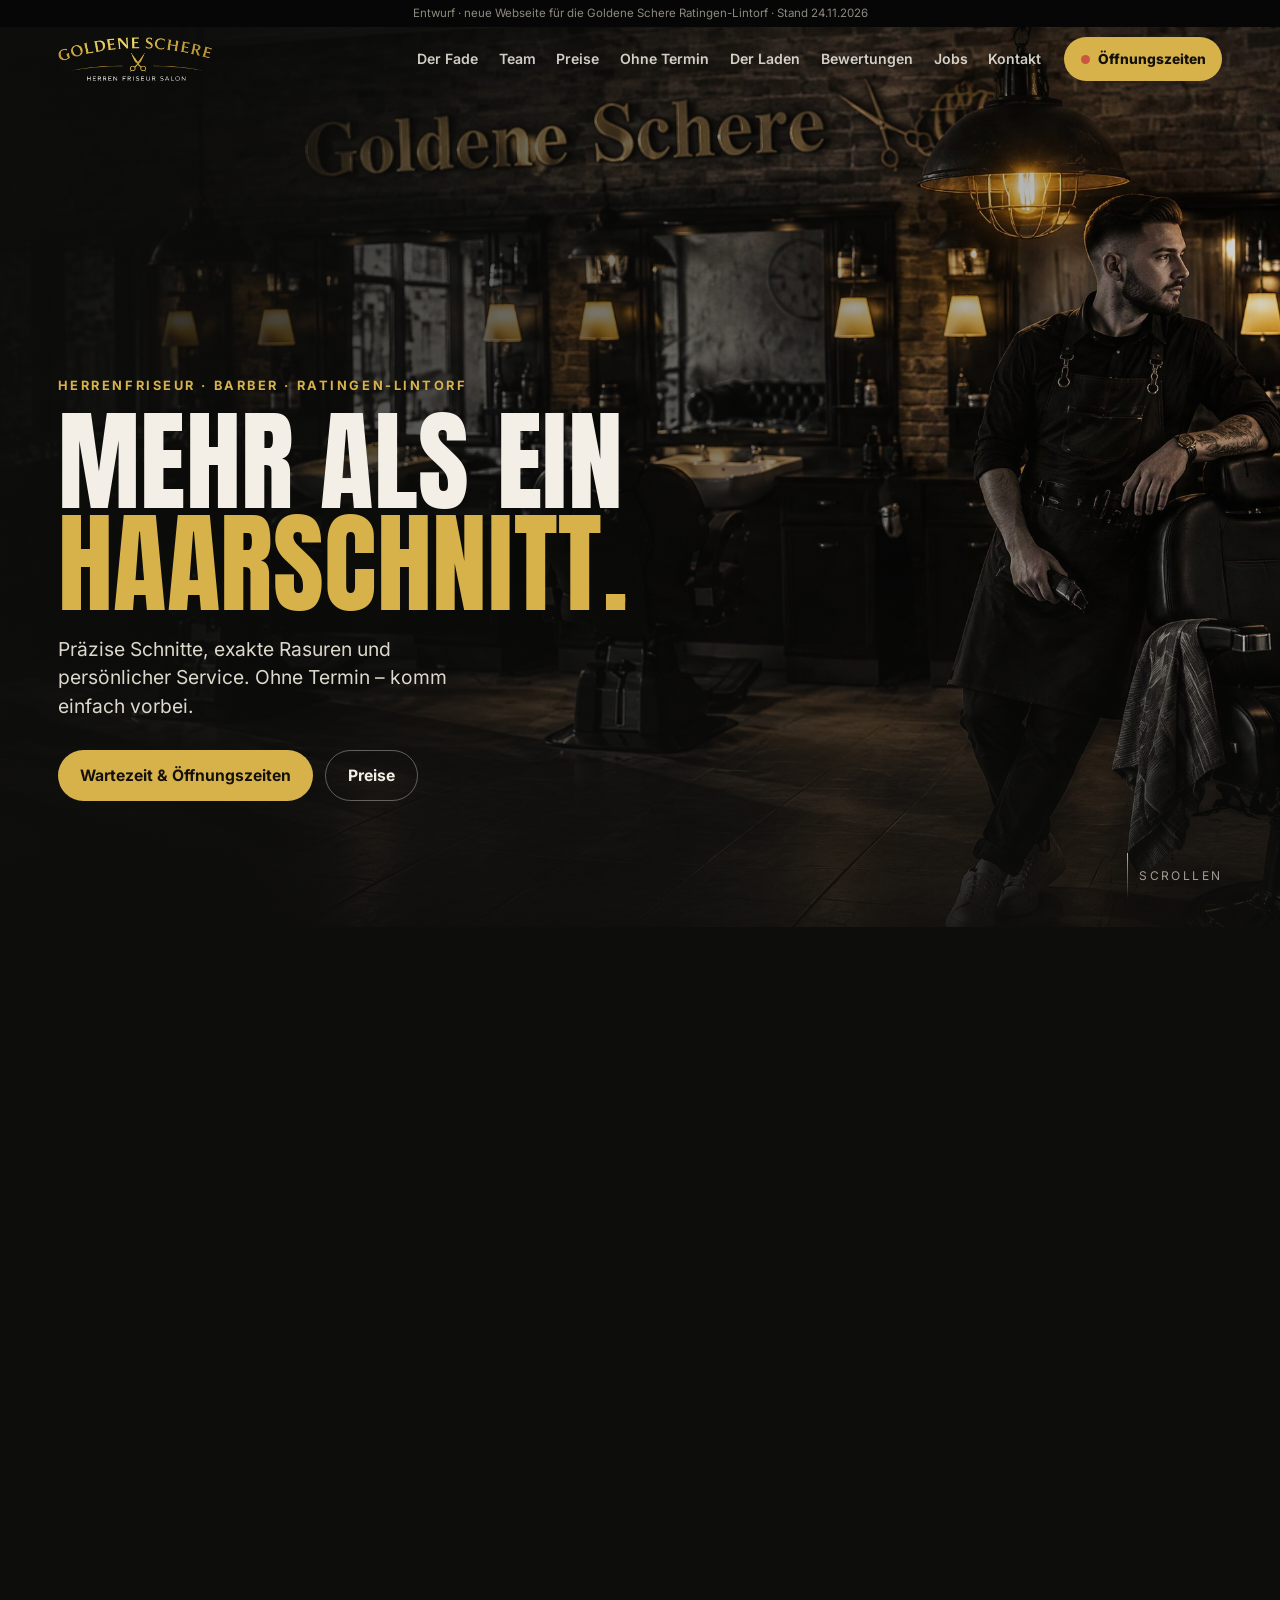
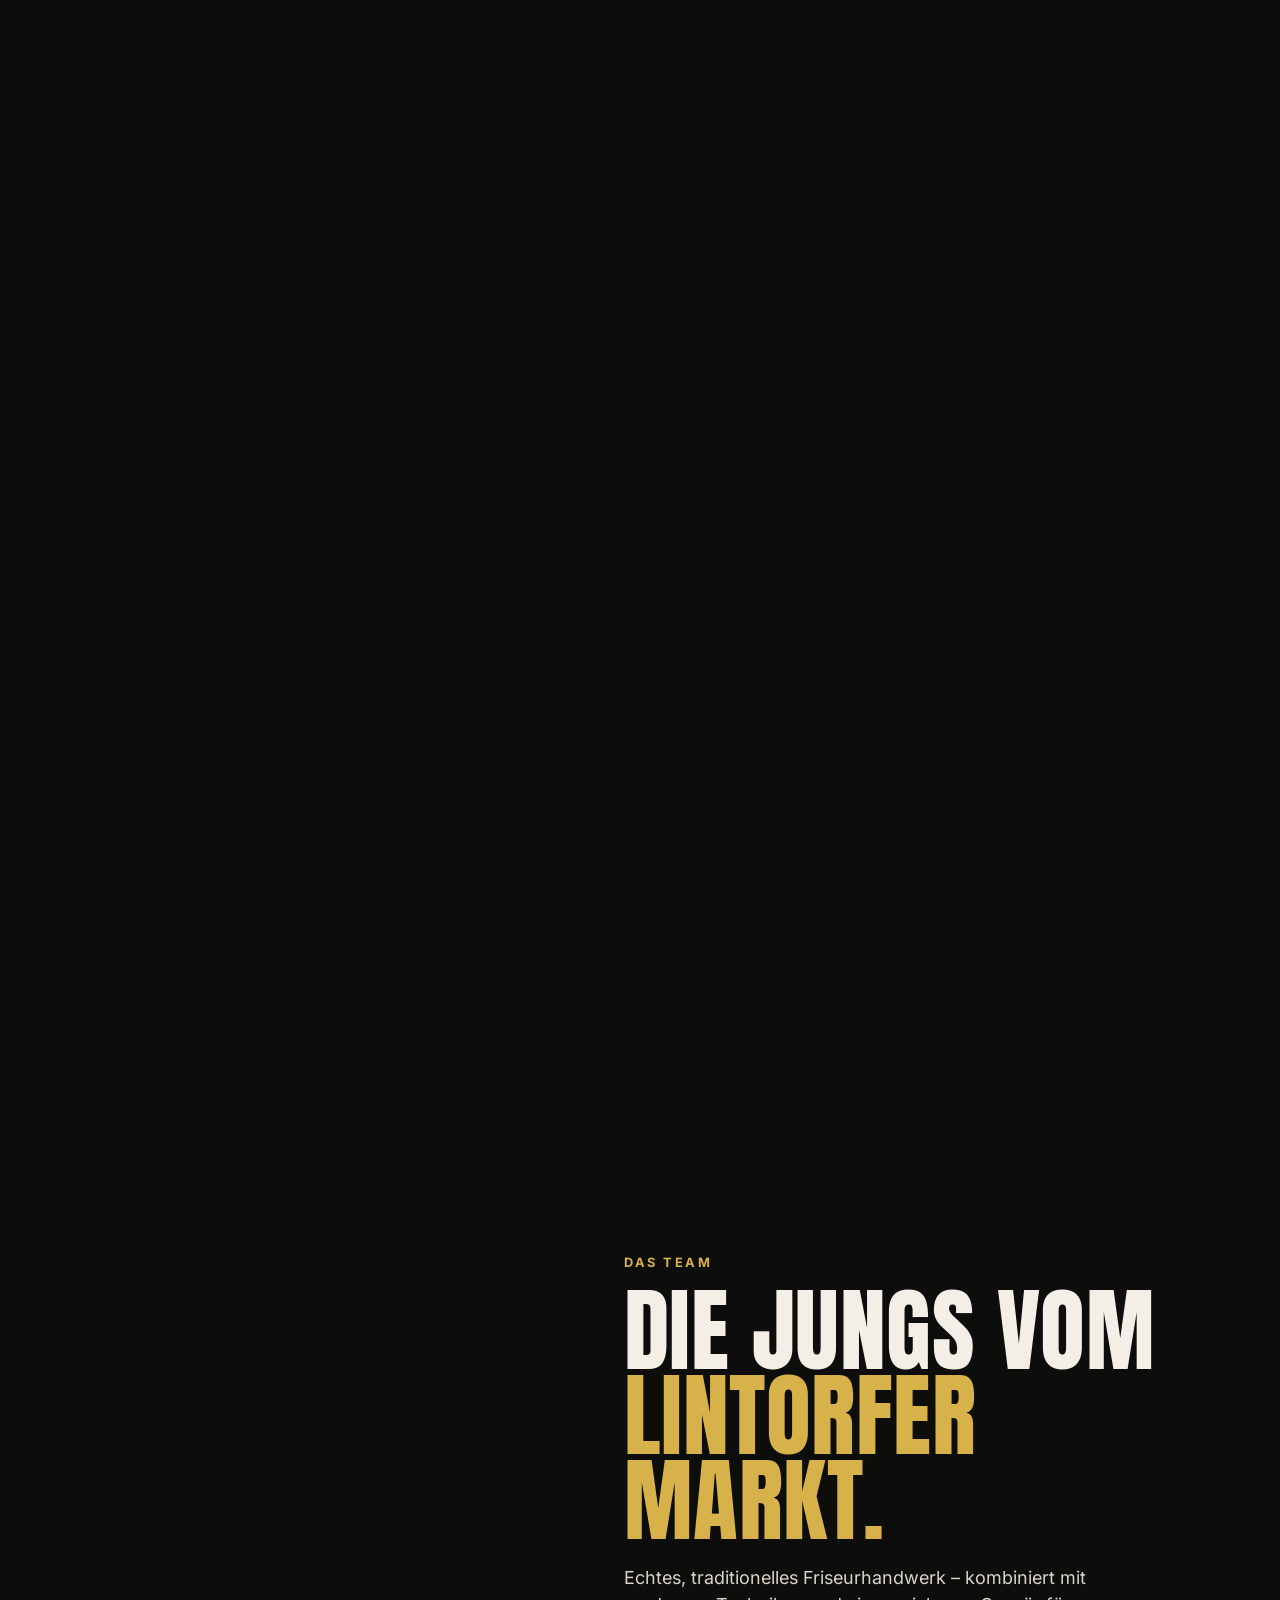
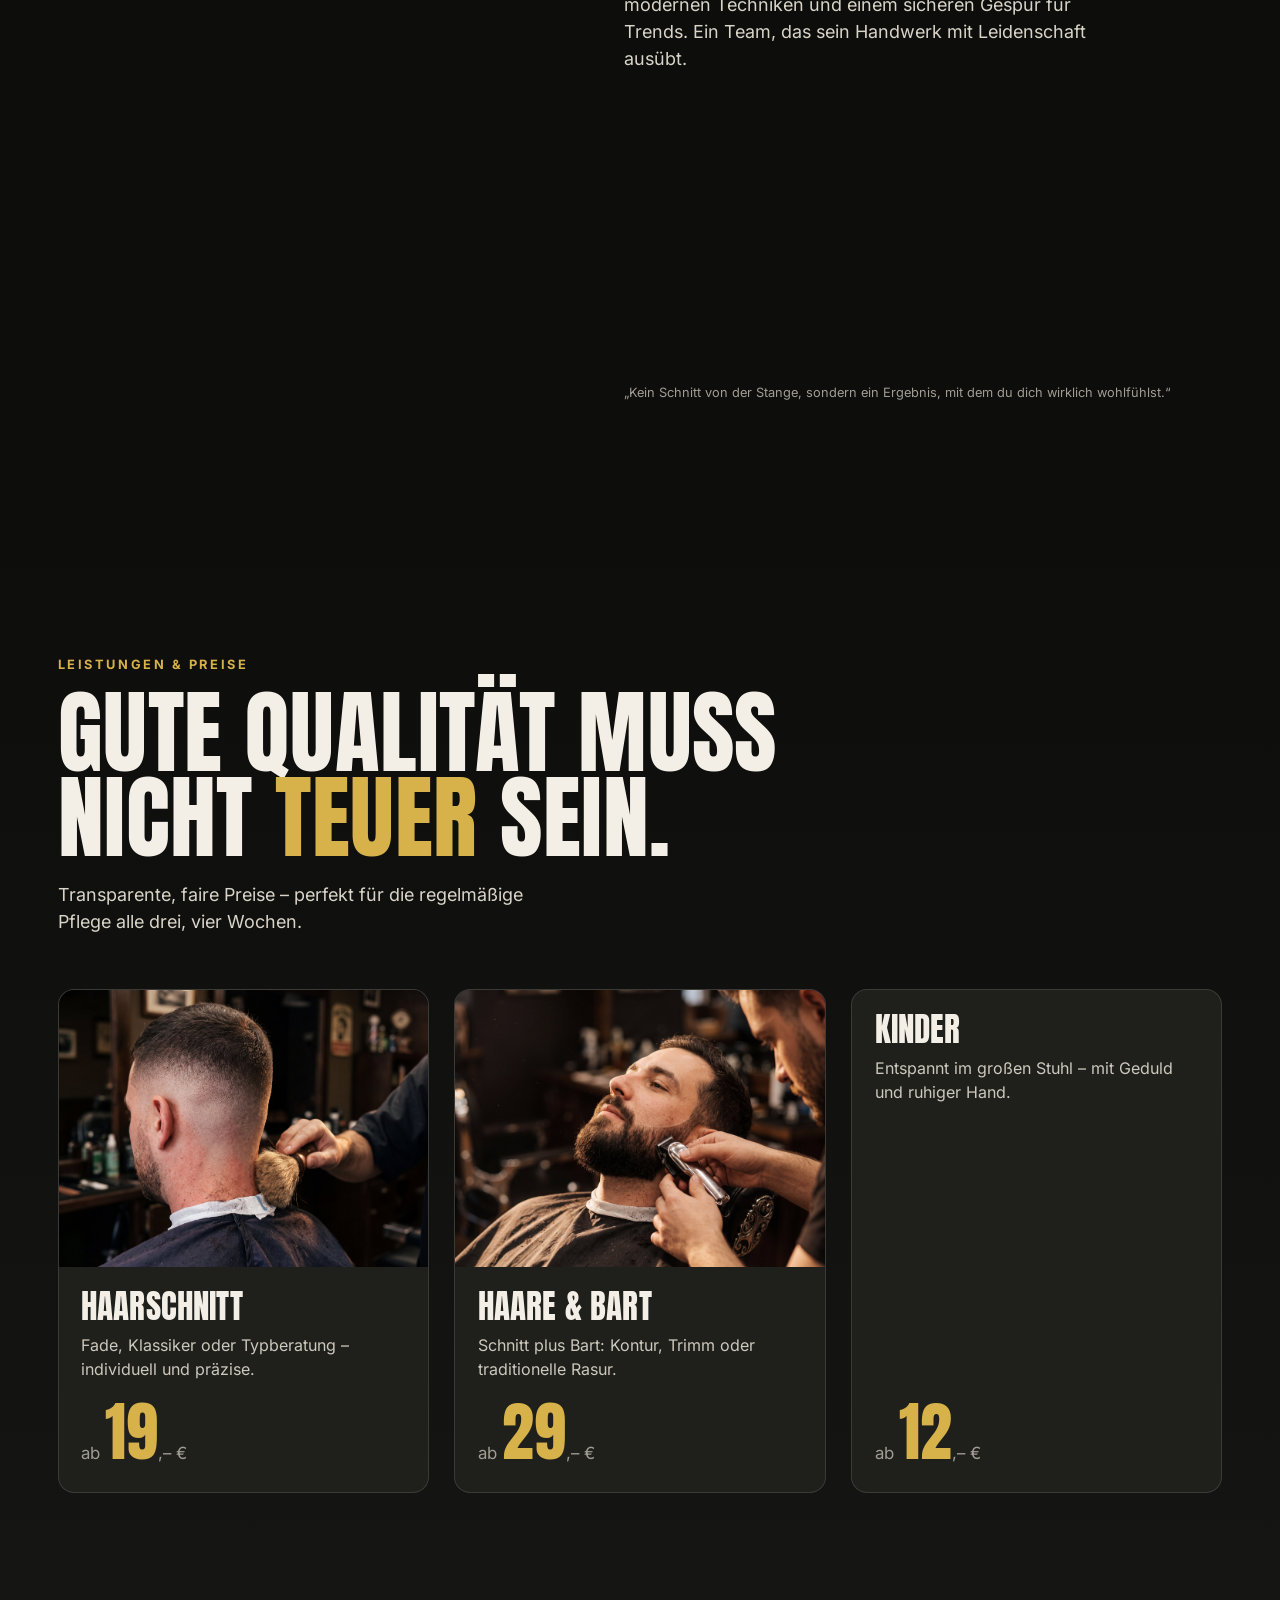
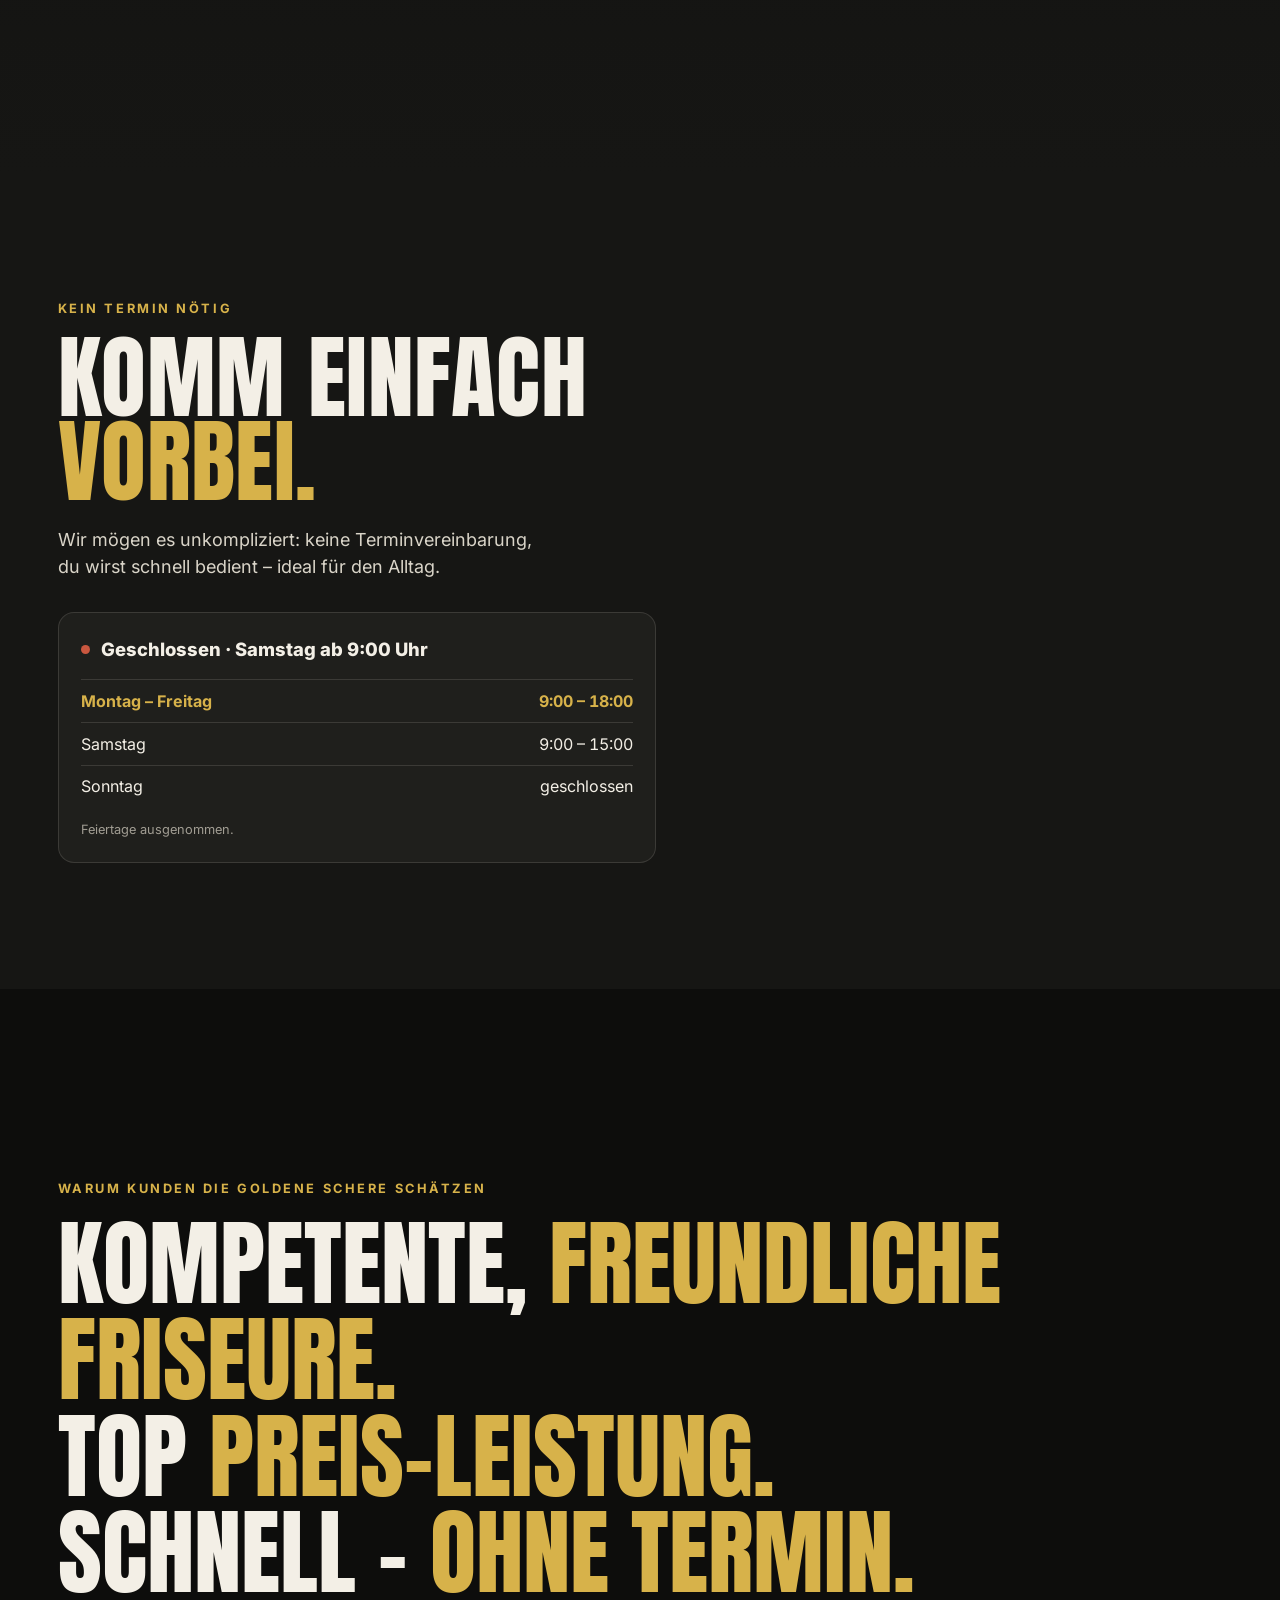
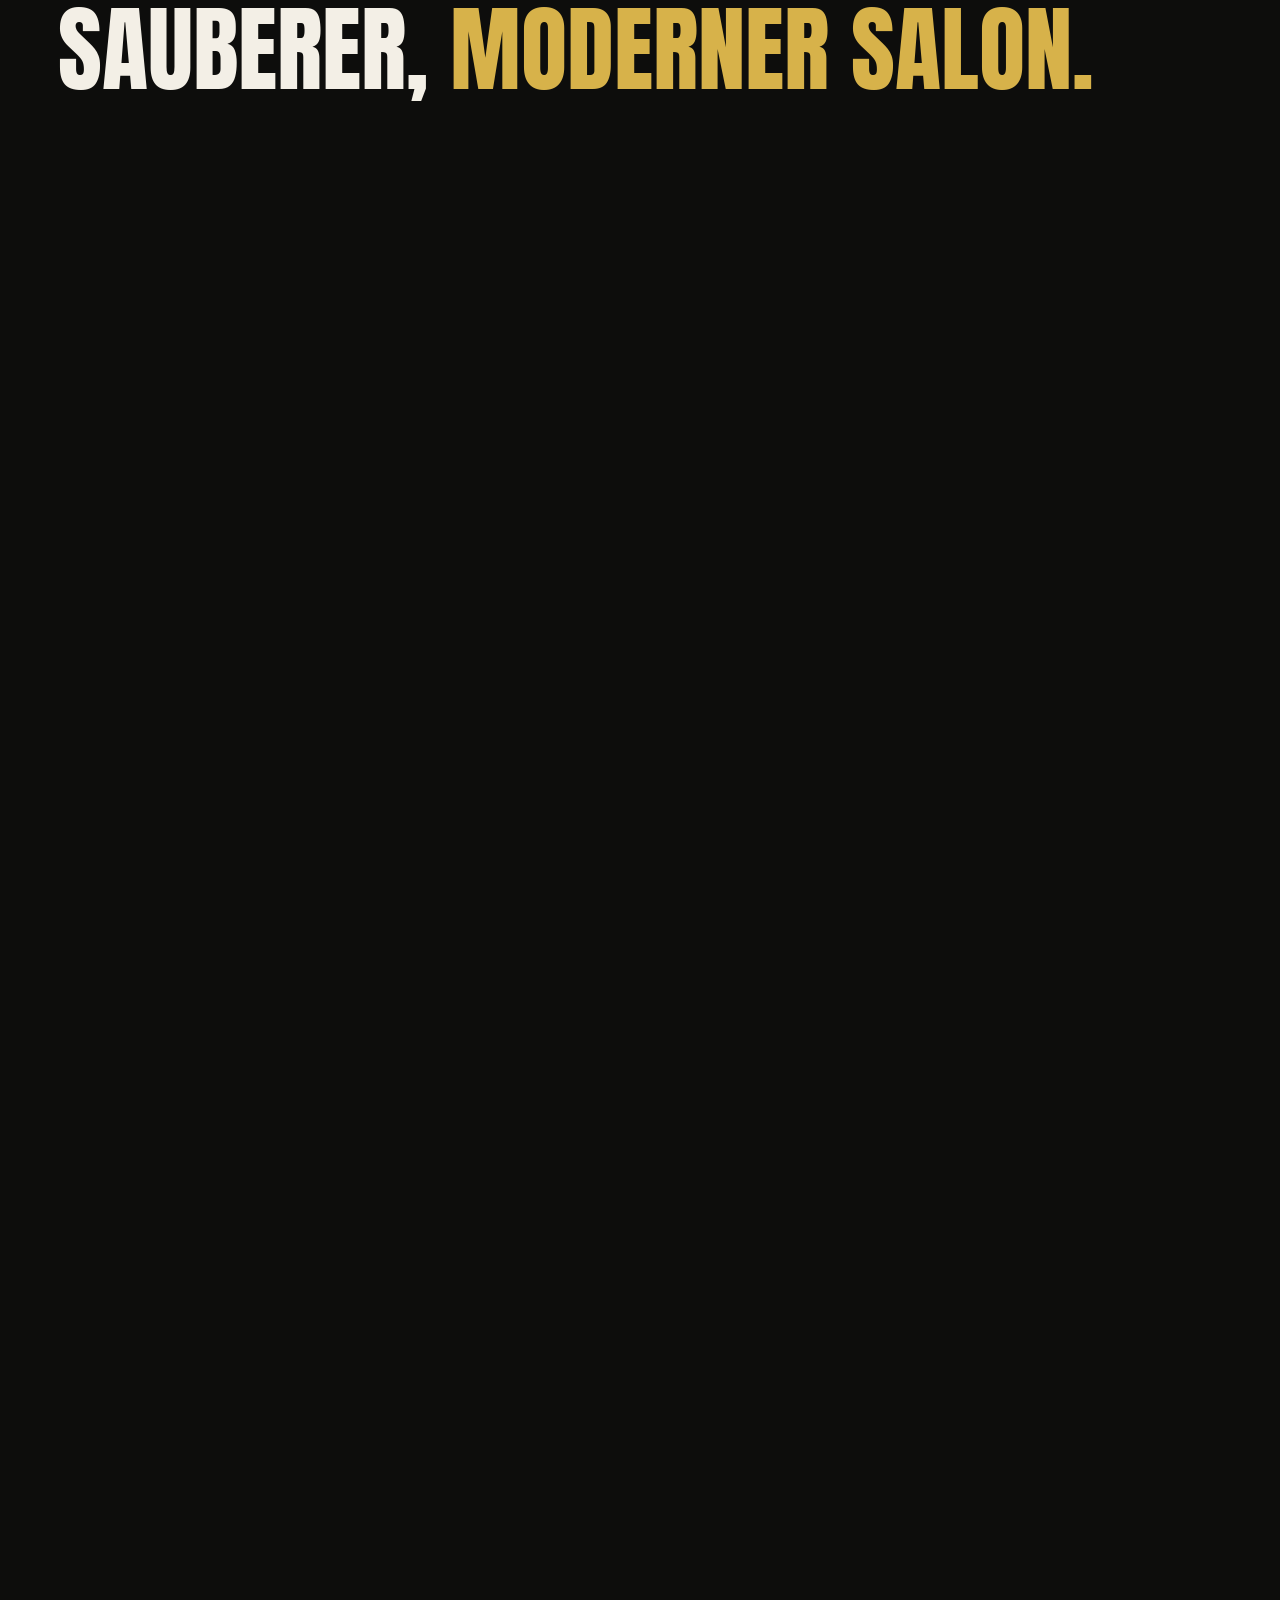
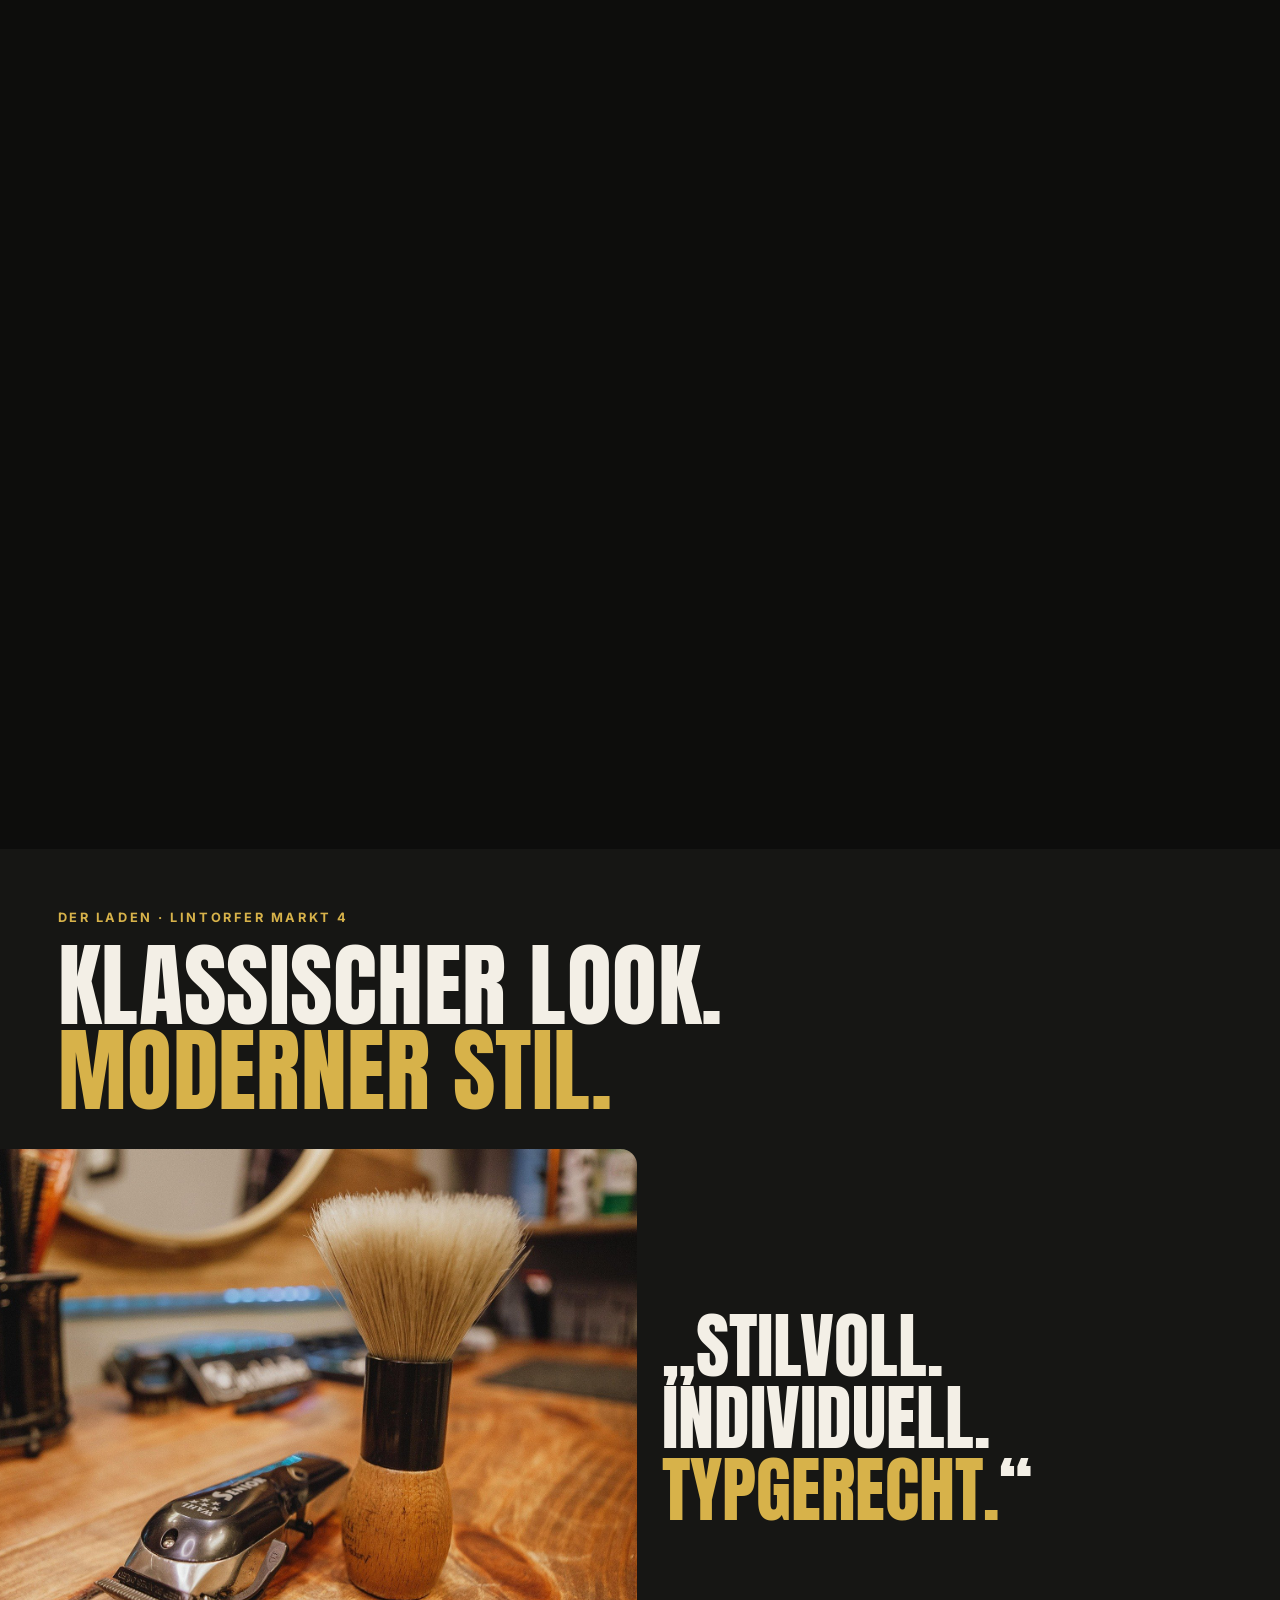
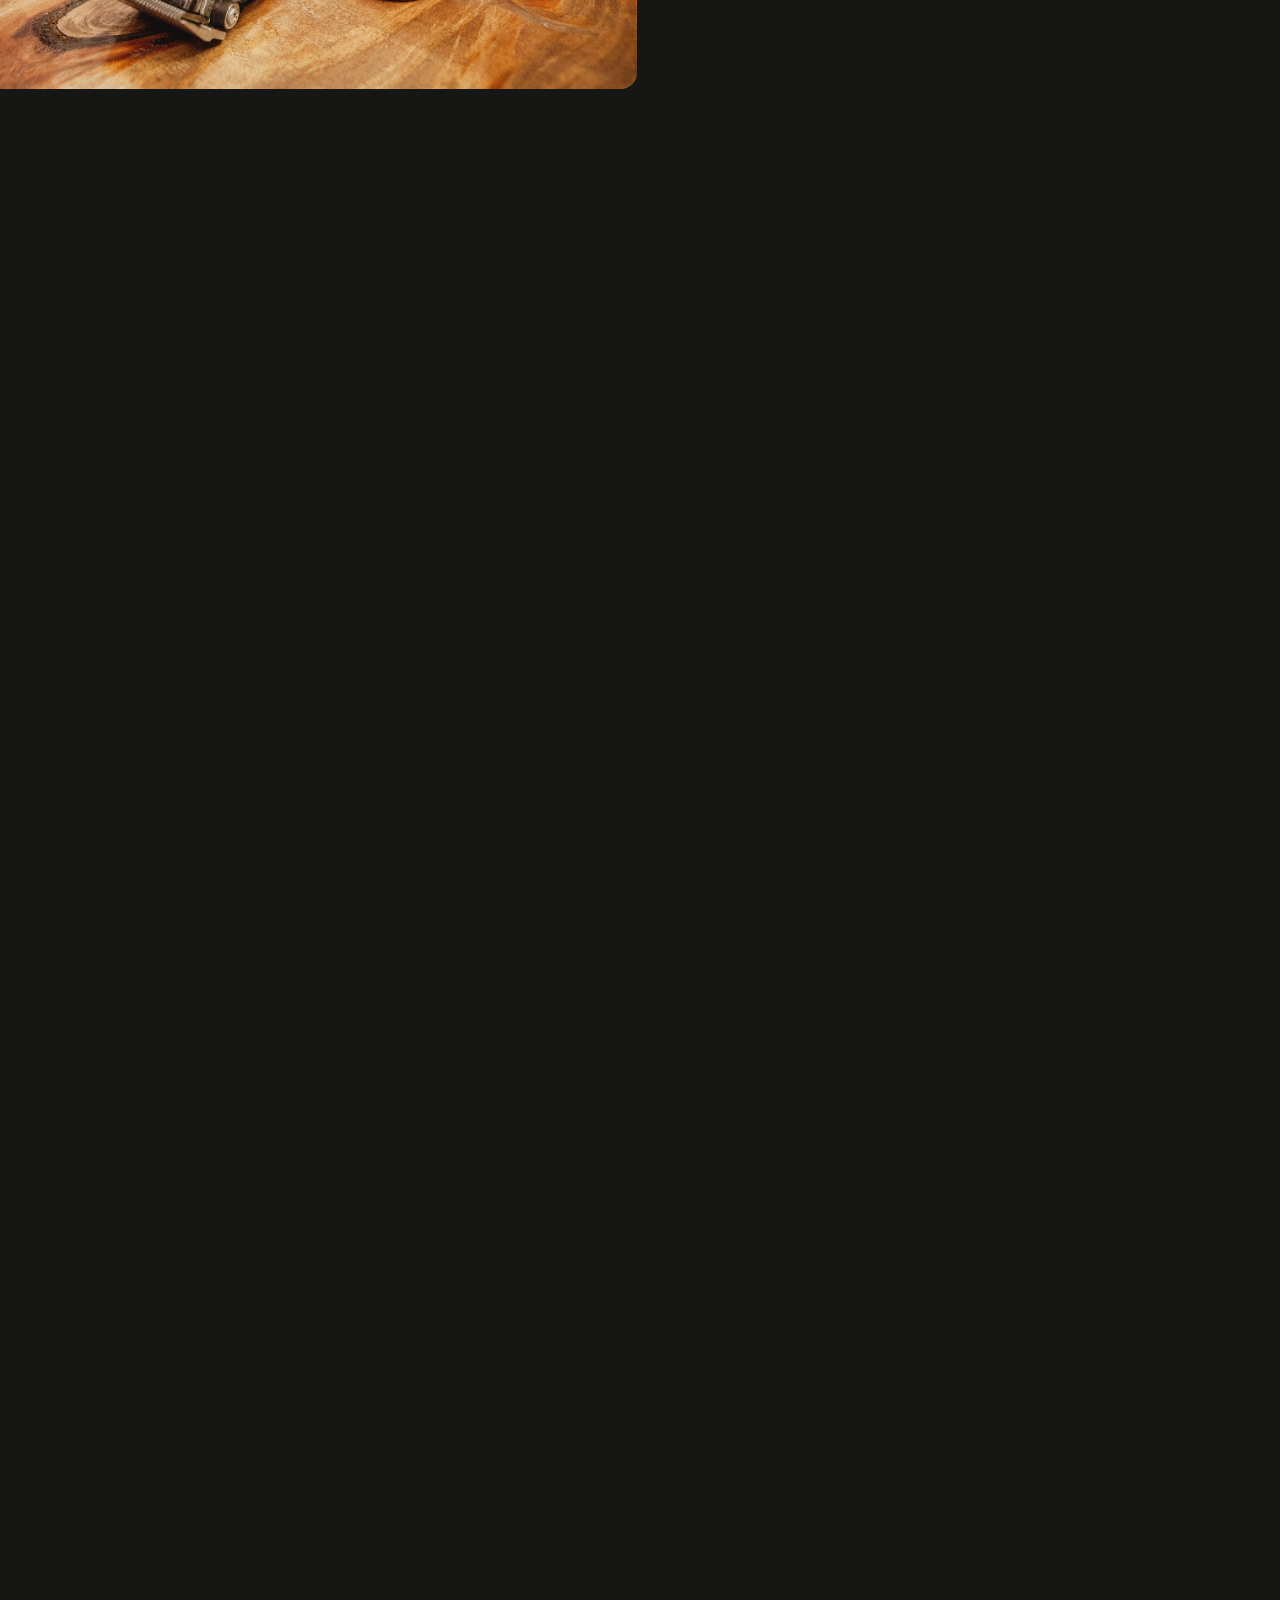
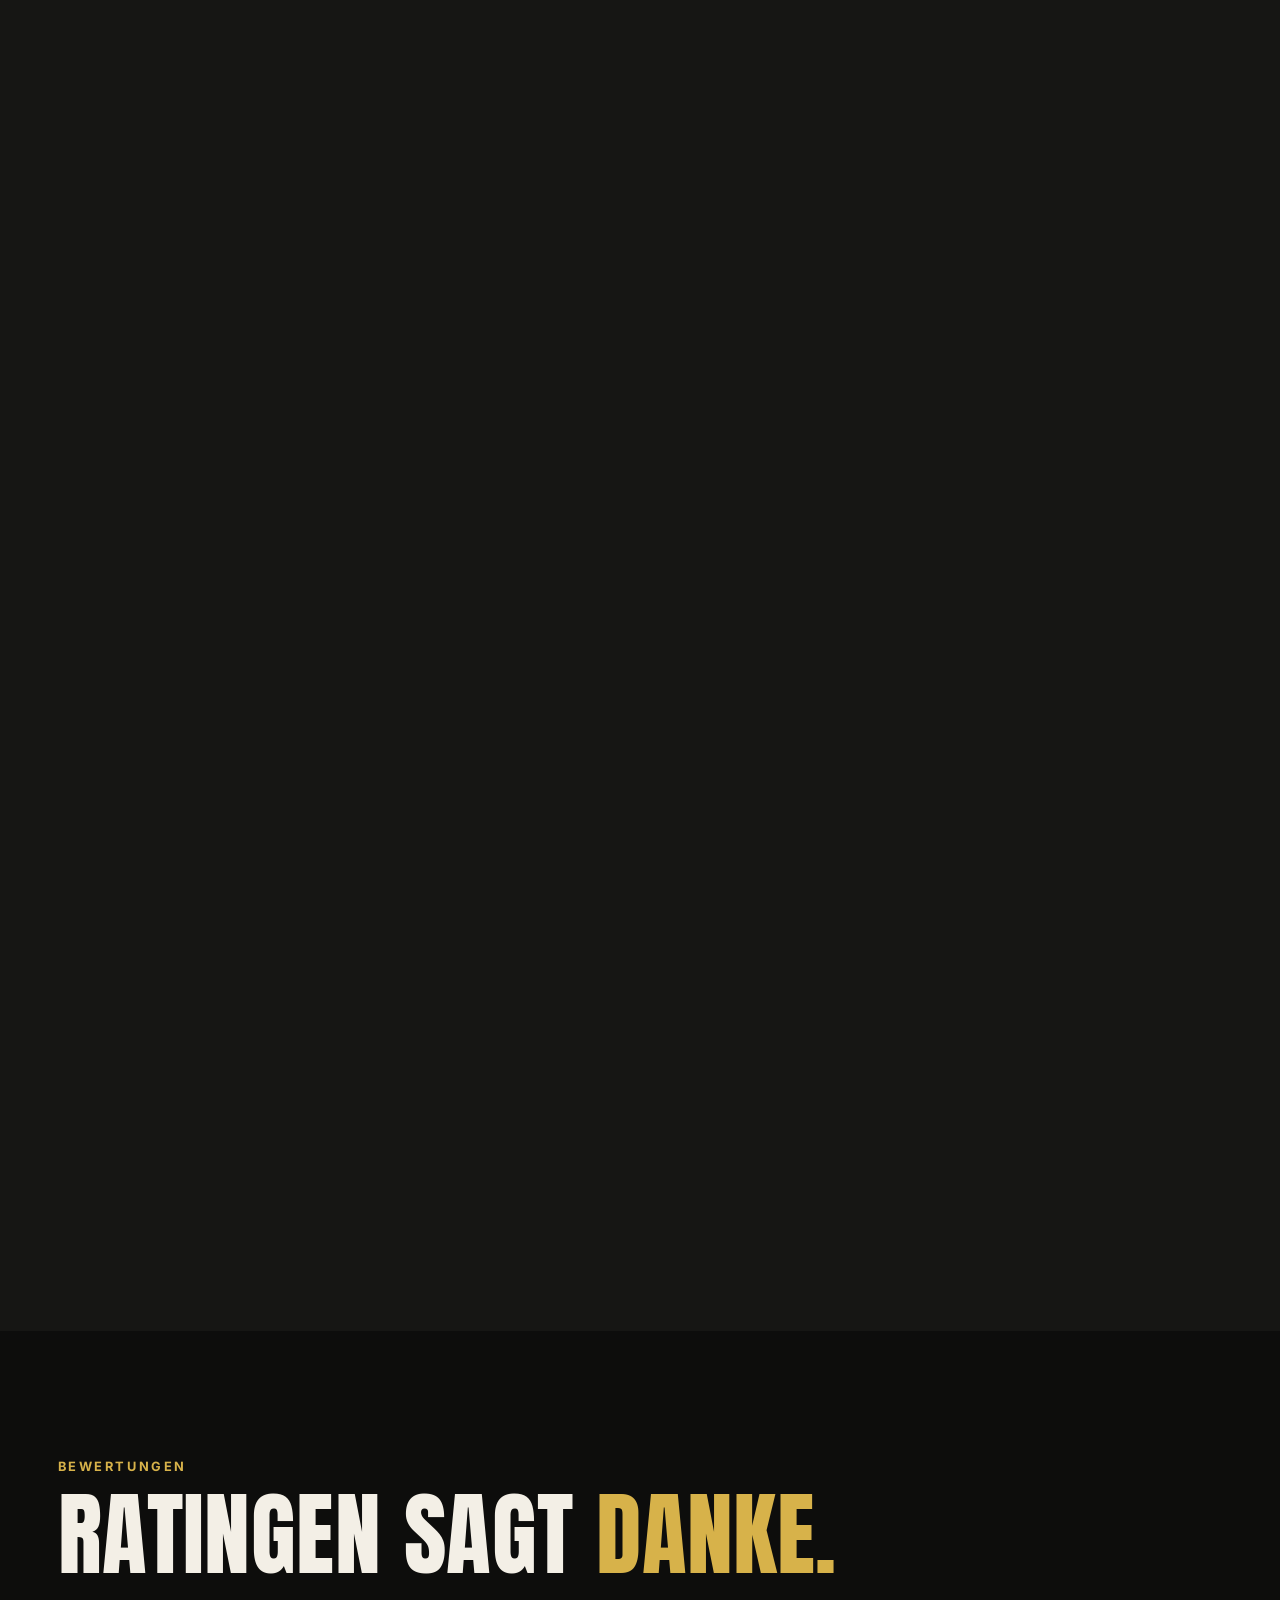
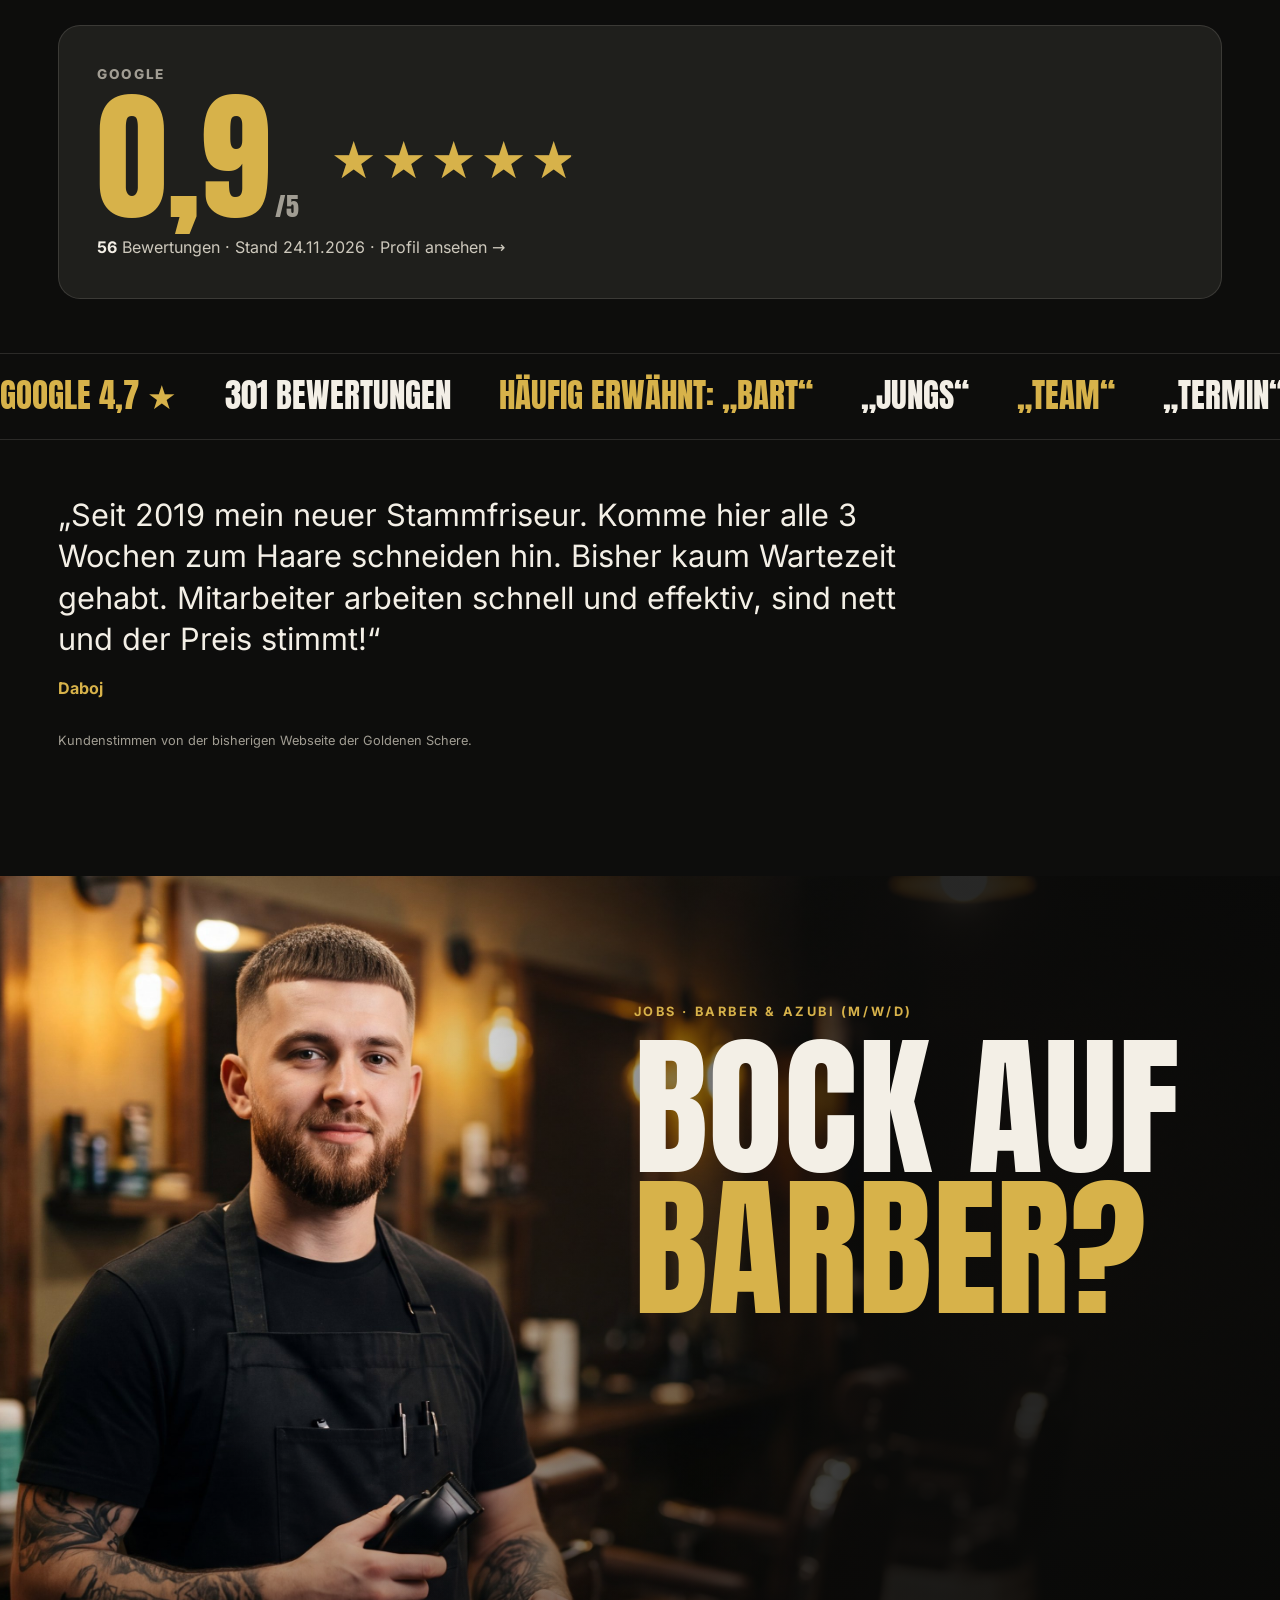
<file: site/index.html>
<!doctype html>
<html lang="de">
<head>
<meta charset="utf-8">
<meta name="viewport" content="width=device-width,initial-scale=1,viewport-fit=cover">
<title>Goldene Schere · Herrenfriseur Ratingen-Lintorf</title>
<meta name="description" content="Goldene Schere – dein Herrenfriseur und Barber in Ratingen-Lintorf. Präzise Schnitte, Fades, Bart und Rasur. Ohne Termin: einfach vorbeikommen. Lintorfer Markt 4, 40885 Ratingen.">
<meta name="theme-color" content="#0d0d0c">
<link rel="icon" href="assets/img/icon.png">
<link rel="preload" href="assets/fonts/anton.woff2" as="font" type="font/woff2" crossorigin>
<link rel="stylesheet" href="assets/css/style.css">
<script type="application/ld+json">{"@context":"https://schema.org","@type":"HairSalon","name":"Goldene Schere Ratingen-Lintorf","address":{"@type":"PostalAddress","streetAddress":"Lintorfer Markt 4","postalCode":"40885","addressLocality":"Ratingen","addressCountry":"DE"},"telephone":"+4915759455704","openingHours":["Mo-Fr 09:00-18:00","Sa 09:00-15:00"],"priceRange":"€","aggregateRating":{"@type":"AggregateRating","ratingValue":"4.7","reviewCount":"301"}}</script>
</head>
<body>
<div class="draft">Entwurf · neue Webseite für die Goldene Schere Ratingen-Lintorf · Stand 24.11.2026</div>

<header class="nav">
  <a class="brand" href="#top" aria-label="Goldene Schere – nach oben"><img src="assets/img/logo.png" alt="Goldene Schere · Herren Friseur Salon" width="1136" height="324"></a>
  <nav class="links" aria-label="Hauptmenü">
    <a href="#fade">Der Fade</a><a href="#team">Team</a><a href="#preise">Preise</a><a href="#live">Ohne Termin</a><a href="#laden">Der Laden</a><a href="#bewertungen">Bewertungen</a><a href="#karriere">Jobs</a><a href="#kontakt">Kontakt</a>
  </nav>
  <a class="nav-cta" href="#live"><i class="live-dot"></i><span class="open-short">Jetzt offen</span></a>
  <button class="burger" aria-label="Menü öffnen" aria-expanded="false"><span></span><span></span></button>
</header>
<div class="menu" aria-hidden="true">
  <a href="#fade">Der Fade</a><a href="#team">Team</a><a href="#preise">Preise</a><a href="#live">Ohne Termin</a><a href="#laden">Der Laden</a><a href="#bewertungen">Bewertungen</a><a href="#karriere">Jobs</a><a href="#kontakt">Kontakt</a>
  <p class="menu-foot"><a href="tel:+4915759455704">01575 9455704</a> · Lintorfer Markt 4, Ratingen</p>
</div>

<main id="top">

<!-- 1 HERO: Clipper fährt über den Screen und hinterlässt den Fade -->
<section class="ch hero" id="hero">
  <div class="stage">
    <img class="hero-img" data-img="heroL3" alt="" aria-hidden="true">
    <div class="hero-shade"></div>
    <div class="fadewall" aria-hidden="true"><div class="fw-grad"></div><div class="fw-grain"></div></div>
    <img class="clipper" data-img="clipper" alt="" aria-hidden="true">
    <div class="hero-copy">
      <p class="kicker">Herrenfriseur · Barber · Ratingen-Lintorf</p>
      <h1>Mehr als ein <span class="g">Haarschnitt.</span></h1>
      <p class="sub">Präzise Schnitte, exakte Rasuren und persönlicher Service. Ohne Termin – komm einfach vorbei.</p>
      <div class="hero-btns"><a class="btn gold" href="#live">Wartezeit &amp; Öffnungszeiten</a><a class="btn ghost" href="#preise">Preise</a></div>
    </div>
    <div class="hero-copy2" aria-hidden="true"><h2>Der <span class="g">Fade.</span></h2><p>Scroll – und sieh zu, wie er entsteht.</p></div>
    <div class="scrollhint" aria-hidden="true"><span></span>Scrollen</div>
  </div>
</section>

<!-- 2 FILM: Vorher → Clipper → Konturen → Nachher -->
<section class="ch film needs-vid" id="fade" data-vid="fade">
  <div class="stage">
    <div class="media"><img class="poster" data-img="fadeStart" alt="Kunde im Barberstuhl vor dem Schnitt"><video class="vid" muted playsinline preload="auto"></video></div>
    <div class="film-shade"></div>
    <ol class="steps">
      <li><b>01</b>Vorher</li><li><b>02</b>Clipper</li><li><b>03</b>Konturen</li><li><b>04</b>Nachher</li>
    </ol>
    <div class="beat b0"><p class="kicker">Ein Schnitt in 15 Sekunden Scrollen</p><h2>Rein wie<br>du bist.</h2></div>
    <div class="beat b1"><h2>Der Clipper<br>macht den <span class="g">Übergang.</span></h2></div>
    <div class="beat b2"><h2>Konturen.<br><span class="g">Haarscharf.</span></h2></div>
    <div class="beat b3"><h2>Raus wie<br>du willst.</h2><a class="btn gold" href="#live">Ohne Termin vorbeikommen</a></div>
    <div class="bar"><i></i></div>
  </div>
</section>

<!-- 2b DIE JUNGS: echtes Team -->
<section class="sec team" id="team">
  <div class="wrap team-grid">
    <figure class="team-photo" data-reveal><img src="assets/img/lintorf-barber.jpg" width="1200" height="1200" alt="Barber der Goldenen Schere im Laden am Lintorfer Markt" loading="lazy"></figure>
    <div>
      <p class="kicker">Das Team</p>
      <h2 class="big">Die Jungs vom <span class="g">Lintorfer Markt.</span></h2>
      <p class="lead">Echtes, traditionelles Friseurhandwerk – kombiniert mit modernen Techniken und einem sicheren Gespür für Trends. Ein Team, das sein Handwerk mit Leidenschaft ausübt.</p>
      <ul class="team-facts" data-reveal>
        <li><b>Übergänge</b>präzise gearbeitet – jeder Fade sitzt.</li>
        <li><b>Bartkonturen</b>exakt, mit ruhiger Hand.</li>
        <li><b>Beratung</b>ehrlich: Schnitt, Pflege, Styling – passend zu Typ und Alltag.</li>
      </ul>
      <p class="fine">„Kein Schnitt von der Stange, sondern ein Ergebnis, mit dem du dich wirklich wohlfühlst.“</p>
    </div>
  </div>
</section>

<!-- 3 LEISTUNGEN & PREISE -->
<section class="sec preise" id="preise">
  <div class="wrap">
    <p class="kicker">Leistungen &amp; Preise</p>
    <h2 class="big">Gute Qualität muss<br>nicht <span class="g">teuer</span> sein.</h2>
    <p class="lead">Transparente, faire Preise – perfekt für die regelmäßige Pflege alle drei, vier Wochen.</p>
    <div class="cards">
      <article class="card" data-reveal>
        <div class="ph"><img data-img="sHaar" alt="Frischer Skin Fade, Nacken wird abgepinselt" loading="lazy"></div>
        <div class="card-b"><h3>Haarschnitt</h3><p>Fade, Klassiker oder Typberatung – individuell und präzise.</p><p class="price">ab <b data-count="19">19</b>,– €</p></div>
      </article>
      <article class="card" data-reveal>
        <div class="ph"><img data-img="sBart" alt="Bartkontur wird mit dem Trimmer gezogen" loading="lazy"></div>
        <div class="card-b"><h3>Haare &amp; Bart</h3><p>Schnitt plus Bart: Kontur, Trimm oder traditionelle Rasur.</p><p class="price">ab <b data-count="29">29</b>,– €</p></div>
      </article>
      <article class="card" data-reveal>
        <div class="ph"><img data-img="sKind" alt="Junge bekommt im Barberstuhl die Haare geschnitten" loading="lazy"></div>
        <div class="card-b"><h3>Kinder</h3><p>Entspannt im großen Stuhl – mit Geduld und ruhiger Hand.</p><p class="price">ab <b data-count="12">12</b>,– €</p></div>
      </article>
    </div>
    <ul class="usp" data-reveal>
      <li><b>Perfekter Look</b>individuell und präzise</li>
      <li><b>Exakte Rasur</b>traditionell und gründlich</li>
      <li><b>Hochwertige Produkte</b>für Haar und Bart</li>
    </ul>
  </div>
</section>

<!-- 4 OHNE TERMIN / LIVE -->
<section class="sec live" id="live">
  <div class="wrap live-grid">
    <div>
      <p class="kicker">Kein Termin nötig</p>
      <h2 class="big">Komm einfach<br><span class="g">vorbei.</span></h2>
      <p class="lead">Wir mögen es unkompliziert: keine Terminvereinbarung, du wirst schnell bedient – ideal für den Alltag.</p>
      <div class="openbox">
        <p class="open-state"><i class="live-dot"></i><span class="open-long">…</span></p>
        <table class="hours">
          <tr data-d="1-5"><td>Montag – Freitag</td><td>9:00 – 18:00</td></tr>
          <tr data-d="6"><td>Samstag</td><td>9:00 – 15:00</td></tr>
          <tr data-d="0"><td>Sonntag</td><td>geschlossen</td></tr>
        </table>
        <p class="fine">Feiertage ausgenommen.</p>
      </div>
    </div>
    <div class="board" data-reveal>
      <p class="board-tag">Beispiel · Live-Anzeige, die der Laden per Handy umschaltet</p>
      <p class="board-k">Wartezeit jetzt</p>
      <p class="board-n"><b data-wait>15</b><span>Min</span></p>
      <div class="chairs">
        <div class="chair free"><svg viewBox="0 0 48 48" aria-hidden="true"><path d="M14 6h20v14H14zM10 22h28v8H10zM22 30h4v8h-4zM14 40h20v3H14z"/></svg><span>frei</span></div>
        <div class="chair"><svg viewBox="0 0 48 48" aria-hidden="true"><path d="M14 6h20v14H14zM10 22h28v8H10zM22 30h4v8h-4zM14 40h20v3H14z"/></svg><span>belegt</span></div>
        <div class="chair"><svg viewBox="0 0 48 48" aria-hidden="true"><path d="M14 6h20v14H14zM10 22h28v8H10zM22 30h4v8h-4zM14 40h20v3H14z"/></svg><span>belegt</span></div>
      </div>
      <button class="btn gold wide" data-open="queue">Platz in der Schlange sichern</button>
      <p class="fine">Tipp aus den Bewertungen: „Tagsüber kann man gut ohne Termin hin.“</p>
    </div>
  </div>
</section>

<!-- 5 WARUM: Kinetik-Typo -->
<section class="ch kinetic" id="warum">
  <div class="stage">
    <p class="kicker">Warum Kunden die Goldene Schere schätzen</p>
    <ol class="kin">
      <li><span>Kompetente,</span> <span class="g">freundliche Friseure.</span></li>
      <li><span>Top</span> <span class="g">Preis-Leistung.</span></li>
      <li><span>Schnell –</span> <span class="g">ohne Termin.</span></li>
      <li><span>Sauberer,</span> <span class="g">moderner Salon.</span></li>
    </ol>
  </div>
</section>

<!-- 6 DER LADEN: horizontale Fotofahrt -->
<section class="ch ride" id="laden">
  <div class="stage">
    <div class="ride-head"><p class="kicker">Der Laden · Lintorfer Markt 4</p><h2 class="big">Klassischer Look.<br><span class="g">Moderner Stil.</span></h2></div>
    <div class="track">
      <figure style="aspect-ratio:16/9"><img src="assets/img/lintorf-stuehle.jpg" width="1600" height="900" alt="Barberstühle vor der Backsteinwand der Goldenen Schere Lintorf" ><figcaption>Der Salon</figcaption></figure>
      <figure style="aspect-ratio:1920/1920"><img src="assets/img/echt-schere.jpg" width="1920" height="1920" alt="Bart wird mit Schere und Kamm in Form geschnitten" ><figcaption>Bart in Form</figcaption></figure>
      <figure style="aspect-ratio:1920/1287"><img src="assets/img/echt-rasur.jpg" width="1920" height="1287" alt="Kunde nach der Rasur im Barberstuhl" ><figcaption>Exakte Rasur</figcaption></figure>
      <figure style="aspect-ratio:1920/1280"><img src="assets/img/echt-trimmer.jpg" width="1920" height="1280" alt="Konturen werden mit dem Trimmer gezogen" ><figcaption>Konturen</figcaption></figure>
      <figure style="aspect-ratio:1812/1920"><img src="assets/img/echt-schnitt.jpg" width="1812" height="1920" alt="Barber schneidet einem Kunden die Haare" ><figcaption>Handwerk</figcaption></figure>
      <figure style="aspect-ratio:1920/1280"><img src="assets/img/echt-pinsel.jpg" width="1920" height="1280" alt="Rasierpinsel und Clipper auf dem Holztresen" ><figcaption>Werkzeug</figcaption></figure>
      <div class="track-end"><p>„Stilvoll.<br>Individuell.<br><span class="g">Typgerecht.</span>“</p></div>
    </div>
  </div>
</section>

<!-- 7 BEWERTUNGEN -->
<section class="sec reviews" id="bewertungen">
  <div class="wrap">
    <p class="kicker">Bewertungen</p>
    <h2 class="big">Ratingen sagt <span class="g">danke.</span></h2>
    <a class="gbox" data-reveal href="https://maps.google.com/?cid=263689196648639723" target="_blank" rel="noopener">
      <span class="gsrc">Google</span>
      <span class="gnum"><b data-count="4.7" data-dec="1">4,7</b><small>/5</small></span>
      <span class="stars" style="--v:.96"><i>★★★★★</i><i class="on">★★★★★</i></span>
      <span class="gcnt"><b data-count="301">301</b> Bewertungen · Stand 24.11.2026 · Profil ansehen →</span>
    </a>
  </div>
  <div class="ticker" aria-label="Häufig erwähnt in Google-Bewertungen">
    <div class="tk"><span>Google 4,7 ★</span><span>301 Bewertungen</span><span>Häufig erwähnt: „Bart“</span><span>„Jungs“</span><span>„Team“</span><span>„Termin“</span><span>Ohne Termin</span><span>Google 4,7 ★</span><span>301 Bewertungen</span><span>Häufig erwähnt: „Bart“</span><span>„Jungs“</span><span>„Team“</span><span>„Termin“</span><span>Ohne Termin</span></div>
  </div>
  <div class="wrap">
    <div class="quotes" data-reveal>
      <blockquote class="on"><p>„Seit 2019 mein neuer Stammfriseur. Komme hier alle 3 Wochen zum Haare schneiden hin. Bisher kaum Wartezeit gehabt. Mitarbeiter arbeiten schnell und effektiv, sind nett und der Preis stimmt!“</p><cite>Daboj</cite></blockquote>
      <blockquote><p>„Freundliche Mitarbeiter die ihr Handwerk verstehen. Tagsüber kann man gut ohne Termin hin. Schnelle und gute Arbeit zu einem angemessenen Preis.“</p><cite>Peter</cite></blockquote>
      <blockquote><p>„Gehe jetzt schon seit Jahren zur Goldenen Schere und wurde nie enttäuscht. Super Laden, mit einem Top Team. Ich empfehle es nur weiter!“</p><cite>Alican</cite></blockquote>
      <blockquote><p>„Ein Barbershop mit erstklassigem Service und einer einladenden Atmosphäre. Perfekte Schnitte und ein erfahrenes Team machen jeden Besuch zu einem Genuss. Danke an Mehmet.“</p><cite>Ygit</cite></blockquote>
      <p class="fine">Kundenstimmen von der bisherigen Webseite der Goldenen Schere.</p>
    </div>
  </div>
</section>

<!-- 8 KARRIERE: Film + Kinetik-Vorteile + 60-Sekunden-Bewerbung -->
<section class="ch karriere" id="karriere" data-vid="karriere">
  <div class="stage">
    <div class="media"><img class="poster" data-img="karriere" alt="Junger Barber mit Clipper im Salon"><video class="vid" muted playsinline preload="auto"></video></div>
    <div class="film-shade side"></div>
    <div class="k-copy">
      <p class="kicker">Jobs · Barber &amp; Azubi (m/w/d)</p>
      <h2 class="huge">Bock auf<br><span class="g">Barber?</span></h2>
      <ul class="perks">
        <li>Festes Team</li><li>Kein Terminstress</li><li>Stammkunden ab Tag 1</li><li>Ausbildung möglich</li>
      </ul>
      <button class="btn gold" data-open="apply">In 60 Sekunden bewerben</button>
    </div>
  </div>
</section>

<!-- 9 KONTAKT -->
<section class="sec kontakt" id="kontakt">
  <div class="wrap k-grid">
    <figure class="facade"><img src="assets/img/lintorf-innen.jpg" width="1600" height="900" alt="Innenraum der Goldenen Schere am Lintorfer Markt: Backsteinwand, goldener Schriftzug, Barberstühle" loading="lazy"></figure>
    <div>
      <p class="kicker">Am Lintorfer Markt · Ratingen</p>
      <h2 class="big">Lintorfer Markt&nbsp;4.<br><span class="g">Komm rein.</span></h2>
      <p class="lead">Der große Vorteil: Kein Termin nötig. Du kannst jederzeit spontan vorbeikommen und wirst schnell bedient.</p>
      <ul class="contact">
        <li><span>Adresse</span><a href="https://maps.google.com/?cid=263689196648639723" target="_blank" rel="noopener">Lintorfer Markt 4, 40885 Ratingen</a></li>
        <li><span>Telefon</span><a href="tel:+4915759455704">01575 9455704</a></li>
        <li><span>E-Mail</span><a href="mailto:goldeneschere.no1@gmail.com">goldeneschere.no1@gmail.com</a></li>
        <li><span>Zeiten</span><b>Mo–Fr 9–18 · Sa 9–15 Uhr</b></li>
      </ul>
      <div class="hero-btns"><a class="btn gold" href="https://maps.google.com/?cid=263689196648639723" target="_blank" rel="noopener">Route planen</a><a class="btn ghost" href="tel:+4915759455704">Anrufen</a><a class="btn ghost" href="https://www.facebook.com/pages/Goldene-Schere/288031338024415" target="_blank" rel="noopener">Facebook</a></div>
    </div>
  </div>
</section>
</main>

<footer class="foot">
  <img src="assets/img/logo.png" alt="Goldene Schere" width="1136" height="324" loading="lazy">
  <p>Herrenfriseur · Lintorfer Markt 4 · 40885 Ratingen · <a href="tel:+4915759455704">01575 9455704</a></p>
  <p><a href="impressum.html">Impressum</a> · <a href="datenschutz.html">Datenschutz</a></p>
</footer>

<div class="dock">
  <a href="tel:+4915759455704">Anrufen</a><a href="#live" class="d-open"><i class="live-dot"></i>Wartezeit</a><a href="https://maps.google.com/?cid=263689196648639723" target="_blank" rel="noopener">Route</a>
</div>

<dialog class="modal" id="m-queue">
  <form method="dialog" class="q-form">
    <button class="x" value="close" aria-label="Schließen">×</button>
    <p class="kicker">Beispiel · Warteschlange</p>
    <h3>Platz sichern</h3>
    <p>Wir schreiben dir per SMS, wenn du in ca. 10 Minuten dran bist.</p>
    <label>Vorname<input name="n" required autocomplete="given-name"></label>
    <label>Handynummer<input name="t" type="tel" required autocomplete="tel" inputmode="tel"></label>
    <button class="btn gold wide" value="ok">Platz sichern</button>
    <p class="fine">Demo: Es wird nichts gesendet oder gespeichert.</p>
  </form>
</dialog>

<dialog class="modal" id="m-apply">
  <div class="apply">
    <button class="x" aria-label="Schließen" data-close>×</button>
    <div class="ap-head"><p class="kicker">Bewerbung in 60 Sekunden</p><p class="ap-step">Schritt <b>1</b> von 5</p></div>
    <div class="ap-bar"><i></i></div>
    <div class="ap-card" data-q="rolle"><h3>Was bist du?</h3><div class="opts"><button>Barber mit Erfahrung</button><button>Azubi</button><button>Quereinsteiger</button></div></div>
    <div class="ap-card" data-q="erfahrung" hidden><h3>Wie lange schneidest du schon?</h3><div class="opts"><button>Noch gar nicht</button><button>1–3 Jahre</button><button>Mehr als 3 Jahre</button></div></div>
    <div class="ap-card" data-q="umfang" hidden><h3>Wie viel möchtest du arbeiten?</h3><div class="opts"><button>Vollzeit</button><button>Teilzeit</button><button>Minijob</button></div></div>
    <div class="ap-card" data-q="start" hidden><h3>Ab wann kannst du?</h3><div class="opts"><button>Sofort</button><button>In 1–3 Monaten</button><button>Später</button></div></div>
    <form class="ap-card ap-contact" hidden novalidate>
      <h3>Wie erreichen wir dich?</h3>
      <label>Vorname<input name="vn" required autocomplete="given-name"></label>
      <label>Handynummer<input name="tel" type="tel" required autocomplete="tel" inputmode="tel"></label>
      <button class="btn gold wide">Bewerbung abschicken</button>
      <p class="fine">Demo: Es wird nichts gesendet oder gespeichert.</p>
    </form>
    <div class="ap-card ap-done" hidden><h3>Danke, <span class="ap-name"></span>!</h3><p>Wir melden uns innerhalb von 48 Stunden bei dir.</p><button class="btn ghost" data-close>Schließen</button></div>
  </div>
</dialog>

<div class="toast" hidden></div>
<script src="assets/js/media.js"></script>
<script src="assets/js/app.js"></script>
</body>
</html>
</file>
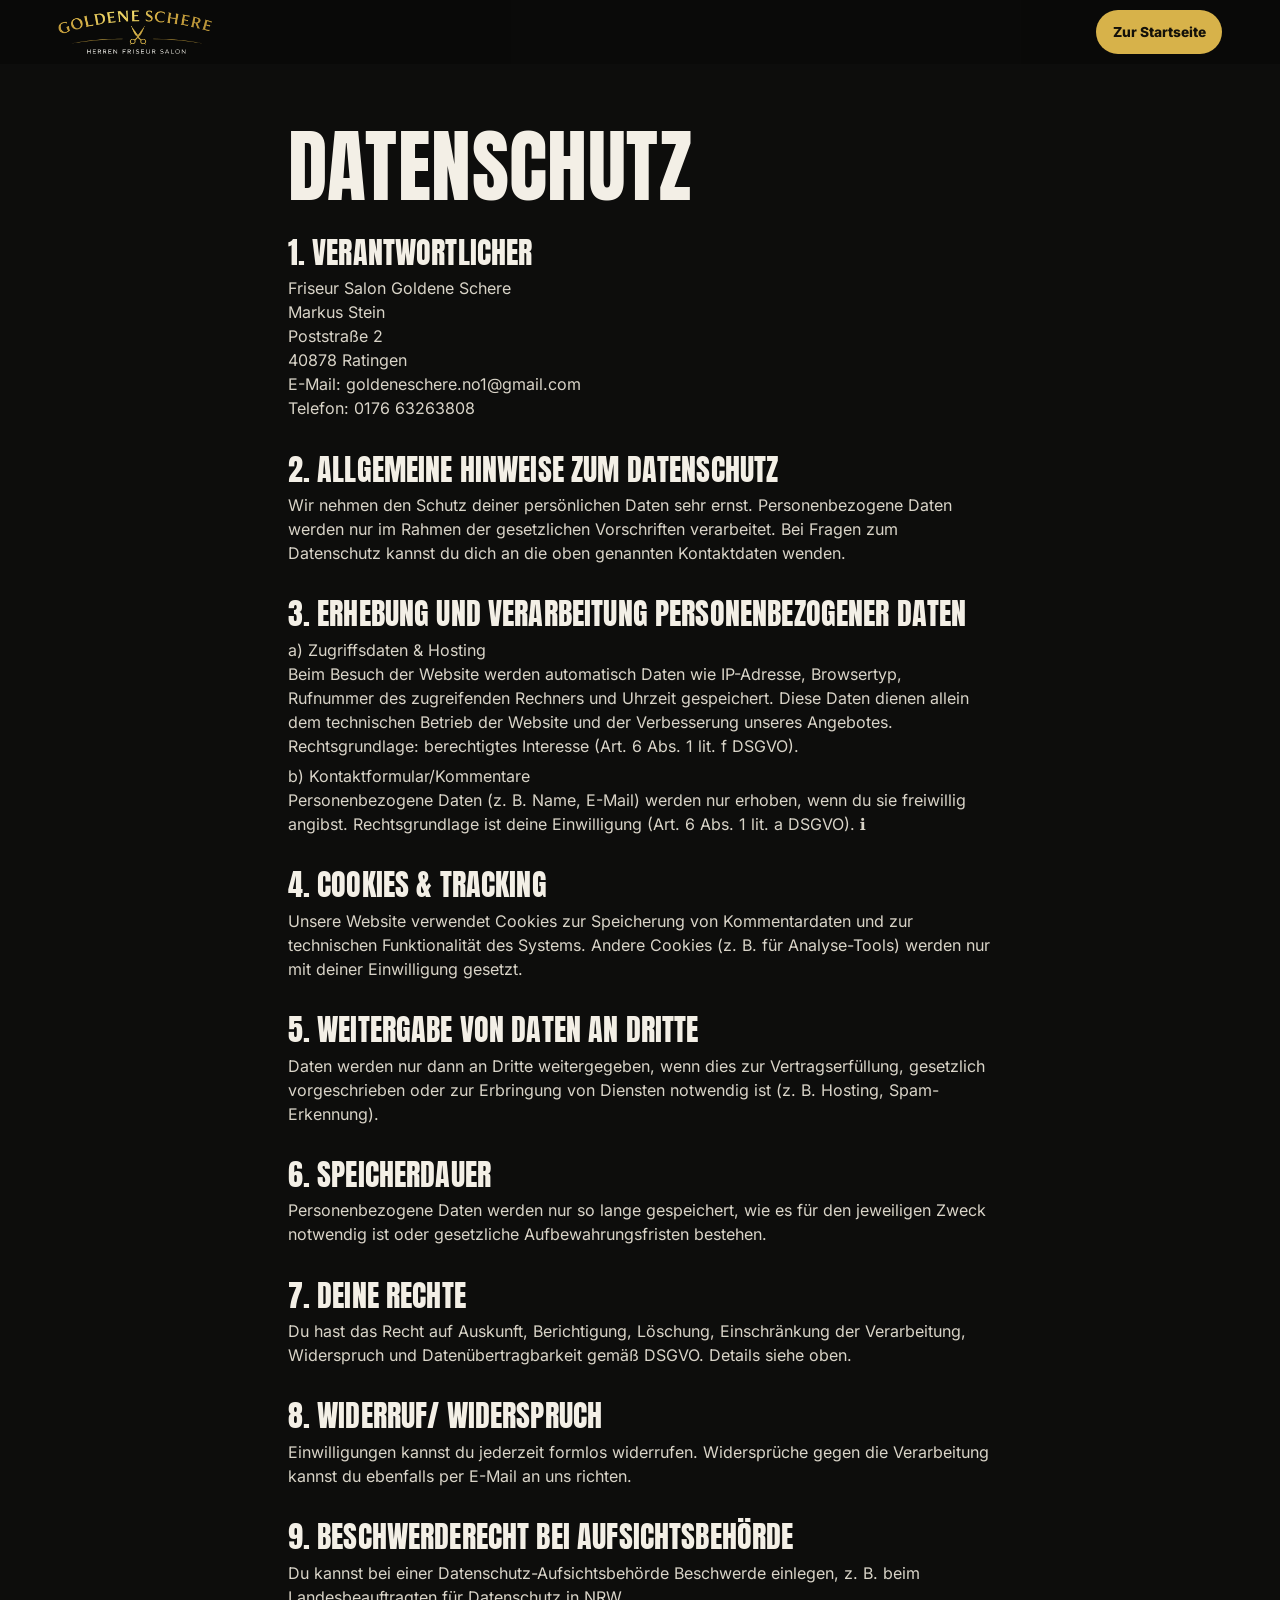
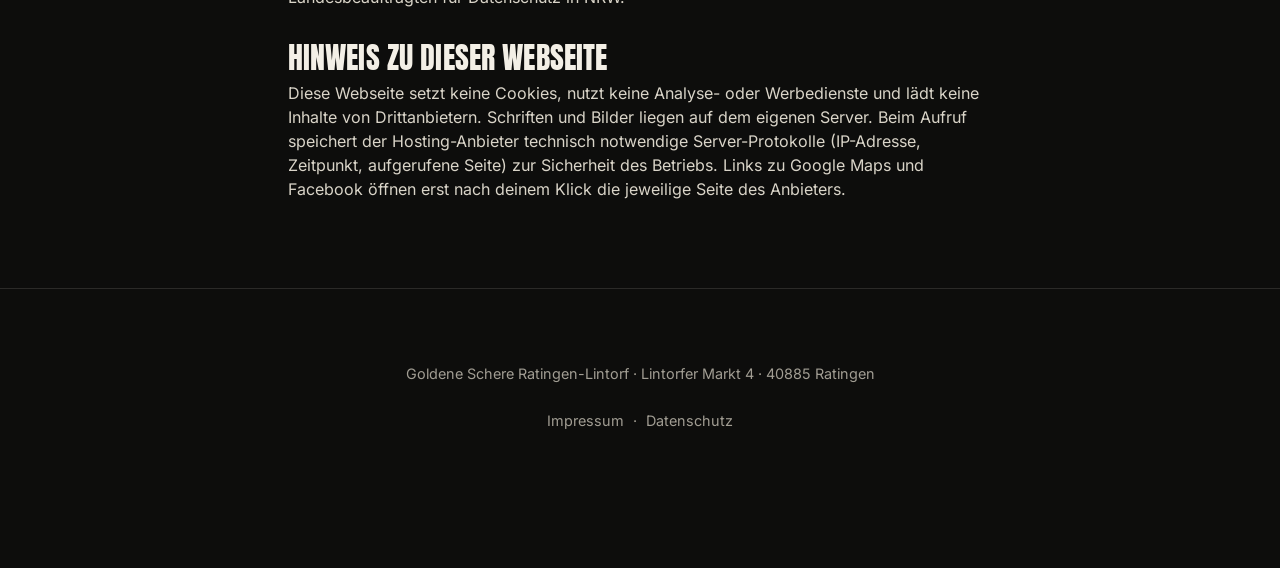
<file: site/datenschutz.html>
<!doctype html><html lang="de"><head><meta charset="utf-8"><meta name="viewport" content="width=device-width,initial-scale=1">
<title>Datenschutz · Goldene Schere Ratingen-Lintorf</title><meta name="robots" content="noindex"><link rel="icon" href="assets/img/icon.png"><link rel="stylesheet" href="assets/css/style.css">
<style>.legal{max-width:820px;margin:0 auto;padding:130px var(--pad) 80px}.legal h1{font-size:clamp(2.6rem,8vw,5rem);margin-bottom:2rem}.legal h2{font-size:clamp(1.4rem,3vw,1.9rem);margin:2.2rem 0 .6rem}.legal p{color:#d9d4c8;margin:.4rem 0;white-space:pre-line}.legal a{color:var(--gold);display:inline-block;padding:12px 0}.scrolled .nav,.nav{top:0;background:rgba(10,10,9,.85)}</style></head>
<body class="legalpage"><header class="nav"><a class="brand" href="index.html" aria-label="Zur Startseite"><img src="assets/img/logo.png" alt="Goldene Schere" width="1136" height="324"></a><a class="nav-cta" href="index.html" style="margin-left:auto">Zur Startseite</a></header>
<main class="legal"><h1>Datenschutz</h1><h2>1. Verantwortlicher</h2><p>Friseur Salon Goldene Schere
Markus Stein
Poststraße 2
40878 Ratingen
E-Mail: goldeneschere.no1@gmail.com
Telefon: 0176 63263808</p><h2>2. Allgemeine Hinweise zum Datenschutz</h2><p>Wir nehmen den Schutz deiner persönlichen Daten sehr ernst. Personenbezogene Daten werden nur im Rahmen der gesetzlichen Vorschriften verarbeitet. Bei Fragen zum Datenschutz kannst du dich an die oben genannten Kontaktdaten wenden.</p><h2>3. Erhebung und Verarbeitung personenbezogener Daten</h2><p>a) Zugriffsdaten &amp; Hosting
Beim Besuch der Website werden automatisch Daten wie IP-Adresse, Browsertyp, Rufnummer des zugreifenden Rechners und Uhrzeit gespeichert. Diese Daten dienen allein dem technischen Betrieb der Website und der Verbesserung unseres Angebotes.
Rechtsgrundlage: berechtigtes Interesse (Art. 6 Abs. 1 lit. f DSGVO).</p><p>b) Kontaktformular/Kommentare
Personenbezogene Daten (z. B. Name, E-Mail) werden nur erhoben, wenn du sie freiwillig angibst. Rechtsgrundlage ist deine Einwilligung (Art. 6 Abs. 1 lit. a DSGVO). ℹ️</p><h2>4. Cookies &amp; Tracking</h2><p>Unsere Website verwendet Cookies zur Speicherung von Kommentardaten und zur technischen Funktionalität des Systems. Andere Cookies (z. B. für Analyse-Tools) werden nur mit deiner Einwilligung gesetzt.</p><h2>5. Weitergabe von Daten an Dritte</h2><p>Daten werden nur dann an Dritte weitergegeben, wenn dies zur Vertragserfüllung, gesetzlich vorgeschrieben oder zur Erbringung von Diensten notwendig ist (z. B. Hosting, Spam-Erkennung).</p><h2>6. Speicherdauer</h2><p>Personenbezogene Daten werden nur so lange gespeichert, wie es für den jeweiligen Zweck notwendig ist oder gesetzliche Aufbewahrungsfristen bestehen.</p><h2>7. Deine Rechte</h2><p>Du hast das Recht auf Auskunft, Berichtigung, Löschung, Einschränkung der Verarbeitung, Widerspruch und Datenübertragbarkeit gemäß DSGVO. Details siehe oben.</p><h2>8. Widerruf/ Widerspruch</h2><p>Einwilligungen kannst du jederzeit formlos widerrufen. Widersprüche gegen die Verarbeitung kannst du ebenfalls per E-Mail an uns richten.</p><h2>9. Beschwerderecht bei Aufsichtsbehörde</h2><p>Du kannst bei einer Datenschutz-Aufsichtsbehörde Beschwerde einlegen, z. B. beim Landesbeauftragten für Datenschutz in NRW.</p><h2>Hinweis zu dieser Webseite</h2><p>Diese Webseite setzt keine Cookies, nutzt keine Analyse- oder Werbedienste und lädt keine Inhalte von Drittanbietern. Schriften und Bilder liegen auf dem eigenen Server. Beim Aufruf speichert der Hosting-Anbieter technisch notwendige Server-Protokolle (IP-Adresse, Zeitpunkt, aufgerufene Seite) zur Sicherheit des Betriebs. Links zu Google Maps und Facebook öffnen erst nach deinem Klick die jeweilige Seite des Anbieters.</p></main>
<footer class="foot"><p>Goldene Schere Ratingen-Lintorf · Lintorfer Markt 4 · 40885 Ratingen</p><p><a href="impressum.html">Impressum</a> · <a href="datenschutz.html">Datenschutz</a></p></footer></body></html>
</file>
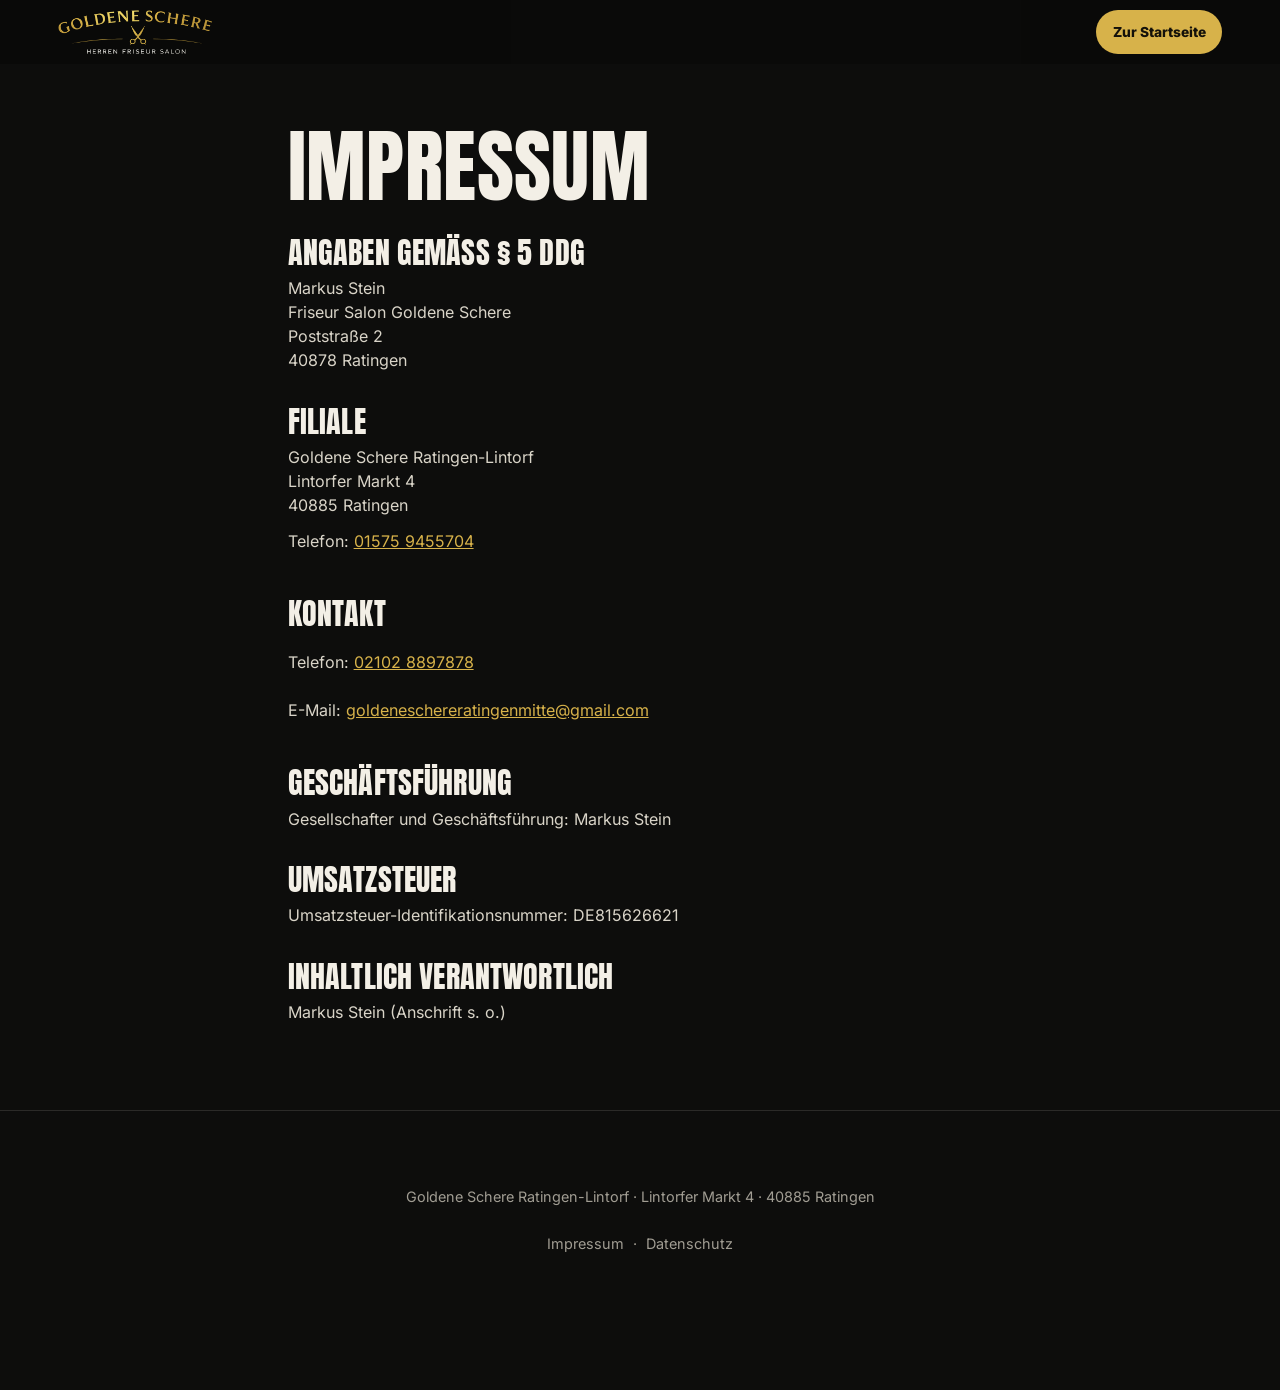
<file: site/impressum.html>
<!doctype html><html lang="de"><head><meta charset="utf-8"><meta name="viewport" content="width=device-width,initial-scale=1">
<title>Impressum · Goldene Schere Ratingen-Lintorf</title><meta name="robots" content="noindex"><link rel="icon" href="assets/img/icon.png"><link rel="stylesheet" href="assets/css/style.css">
<style>.legal{max-width:820px;margin:0 auto;padding:130px var(--pad) 80px}.legal h1{font-size:clamp(2.6rem,8vw,5rem);margin-bottom:2rem}.legal h2{font-size:clamp(1.4rem,3vw,1.9rem);margin:2.2rem 0 .6rem}.legal p{color:#d9d4c8;margin:.4rem 0;white-space:pre-line}.legal a{color:var(--gold);display:inline-block;padding:12px 0}.scrolled .nav,.nav{top:0;background:rgba(10,10,9,.85)}</style></head>
<body class="legalpage"><header class="nav"><a class="brand" href="index.html" aria-label="Zur Startseite"><img src="assets/img/logo.png" alt="Goldene Schere" width="1136" height="324"></a><a class="nav-cta" href="index.html" style="margin-left:auto">Zur Startseite</a></header>
<main class="legal"><h1>Impressum</h1>
<h2>Angaben gemäß § 5 DDG</h2><p>Markus Stein
Friseur Salon Goldene Schere
Poststraße 2
40878 Ratingen</p>
<h2>Filiale</h2><p>Goldene Schere Ratingen-Lintorf
Lintorfer Markt 4
40885 Ratingen
Telefon: <a href="tel:+4915759455704">01575 9455704</a></p>
<h2>Kontakt</h2><p>Telefon: <a href="tel:+4921028897878">02102 8897878</a>
E-Mail: <a href="mailto:goldeneschereratingenmitte@gmail.com">goldeneschereratingenmitte@gmail.com</a></p>
<h2>Geschäftsführung</h2><p>Gesellschafter und Geschäftsführung: Markus Stein</p>
<h2>Umsatzsteuer</h2><p>Umsatzsteuer-Identifikationsnummer: DE815626621</p>
<h2>Inhaltlich verantwortlich</h2><p>Markus Stein (Anschrift s. o.)</p></main>
<footer class="foot"><p>Goldene Schere Ratingen-Lintorf · Lintorfer Markt 4 · 40885 Ratingen</p><p><a href="impressum.html">Impressum</a> · <a href="datenschutz.html">Datenschutz</a></p></footer></body></html>
</file>
<file: site/assets/css/style.css>
@font-face{font-family:"Anton";src:url("../fonts/anton.woff2") format("woff2");font-weight:400;font-display:swap}
@font-face{font-family:"Inter";src:url("../fonts/inter.woff2") format("woff2");font-weight:100 900;font-display:swap}

:root{
  --bg:#0d0d0c;--bg2:#161614;--bg3:#1f1f1c;--concrete:#2a2a27;--ink:#f3efe6;--muted:#a19d93;--line:rgba(243,239,230,.13);
  --gold:#d7b24a;--gold2:#f0d27a;--gold-d:#9c7d26;--free:#5fd08a;
  --pad:clamp(16px,4.5vw,64px);--r:16px;
  --huge:clamp(3.6rem,12vw,11.5rem);--big:clamp(2.6rem,7.2vw,6.6rem);
  color-scheme:dark;
}
@media (prefers-color-scheme:dark){:root:not([data-theme="light"]){--bg:#0d0d0c}}
:root[data-theme="dark"]{--bg:#0d0d0c}

*{box-sizing:border-box}
[hidden]{display:none!important}
html{-webkit-text-size-adjust:100%;scroll-padding-top:70px}
body{margin:0;background:var(--bg);color:var(--ink);font-family:Inter,system-ui,sans-serif;font-size:16px;line-height:1.5;overflow-x:hidden}
img,video{display:block;max-width:100%}
button{font:inherit;color:inherit;background:none;border:0;cursor:pointer}
a{color:inherit}
h1,h2,h3{font-family:Anton,Impact,"Arial Narrow",sans-serif;font-weight:400;text-transform:uppercase;letter-spacing:.005em;line-height:.92;margin:0}
h1{font-size:var(--huge)}
.big{font-size:var(--big)}
.huge{font-size:var(--huge)}
h3{font-size:clamp(1.6rem,2.6vw,2.2rem);line-height:1}
.g{color:var(--gold)}
.kicker{font-size:.8rem;letter-spacing:.2em;text-transform:uppercase;color:var(--gold);margin:0 0 1rem;font-weight:700}
.lead{color:#d9d4c8;font-size:clamp(1.02rem,1.4vw,1.22rem);max-width:44ch;margin:1.4rem 0 0}
.sub{color:#ddd8cc;font-size:clamp(1.02rem,1.5vw,1.25rem);max-width:36ch;margin:1.3rem 0 0}
.fine{font-size:.8rem;color:var(--muted);margin:.8rem 0 0}
.wrap{max-width:1320px;margin:0 auto;padding:0 var(--pad)}
.btn{display:inline-flex;align-items:center;justify-content:center;gap:.5rem;min-height:48px;padding:.8rem 1.4rem;border-radius:999px;font-weight:700;text-decoration:none;font-size:.98rem;transition:transform .2s,background .2s,color .2s}
.btn:active{transform:scale(.97)}
.btn.gold{background:var(--gold);color:#14110a}
.btn.gold:hover{background:var(--gold2)}
.btn.ghost{border:1.5px solid rgba(243,239,230,.35)}
.btn.ghost:hover{border-color:var(--gold);color:var(--gold)}
.btn.wide{width:100%}
.hero-btns{display:flex;flex-wrap:wrap;gap:.7rem;margin-top:1.8rem}

/* Entwurf-Leiste + Kopf */
.draft{position:relative;z-index:70;background:#060606;color:#8d897f;font-size:.72rem;text-align:center;padding:6px var(--pad);line-height:1.3}
.nav{position:fixed;z-index:60;top:27px;left:0;right:0;display:flex;align-items:center;gap:1.4rem;padding:10px var(--pad);transition:top .3s,background .3s}
.scrolled .nav{top:0;background:rgba(10,10,9,.78);backdrop-filter:blur(12px);-webkit-backdrop-filter:blur(12px)}
.brand{display:flex;align-items:center;min-height:44px;flex:0 0 auto}
.brand img{height:44px;width:auto}
.links{display:flex;gap:1.3rem;margin-left:auto;font-size:.88rem;font-weight:600;white-space:nowrap}
.links a{text-decoration:none;opacity:.85;padding:.6rem 0}
.links a:hover{opacity:1;color:var(--gold)}
.nav-cta{flex:0 0 auto;display:inline-flex;align-items:center;gap:.5rem;min-height:44px;padding:.5rem 1.05rem;border-radius:999px;background:var(--gold);color:#14110a;font-weight:800;font-size:.86rem;text-decoration:none;white-space:nowrap}
.live-dot{display:inline-block;width:9px;height:9px;border-radius:50%;background:var(--free);box-shadow:0 0 0 0 rgba(95,208,138,.7);animation:pulse 1.8s infinite}
.closed .live-dot{background:#c9573f;animation:none}
@keyframes pulse{70%{box-shadow:0 0 0 9px rgba(95,208,138,0)}100%{box-shadow:0 0 0 0 rgba(95,208,138,0)}}
.burger{display:none;width:44px;height:44px;place-content:center;gap:6px;flex:0 0 auto}
.burger span{display:block;width:22px;height:2px;background:var(--ink);transition:transform .3s}
.menu-open .burger span:first-child{transform:translateY(4px) rotate(45deg)}
.menu-open .burger span:last-child{transform:translateY(-4px) rotate(-45deg)}
.menu{position:fixed;inset:0;z-index:55;background:rgba(8,8,7,.97);display:flex;flex-direction:column;justify-content:center;gap:.2rem;padding:90px var(--pad) 40px;opacity:0;pointer-events:none;transition:opacity .3s;overflow-y:auto}
.menu>a{font-family:Anton,Impact,sans-serif;text-transform:uppercase;font-size:clamp(2.2rem,8vw,4rem);line-height:1.15;text-decoration:none}
.menu>a:hover{color:var(--gold)}
.menu-foot{color:var(--muted);margin-top:1.6rem;font-size:.95rem}
.menu-foot a{display:inline-block;padding:.7rem 0;text-decoration:none}
.menu{visibility:hidden}.menu-open .menu{visibility:visible}
.menu-open .menu{opacity:1;pointer-events:auto}
@media (max-width:1240px){.links{display:none}.nav-cta{margin-left:auto}.burger{display:grid}}

/* Kapitel mit Bühne */
.ch{position:relative}
.ch .stage{position:sticky;top:0;height:100vh;height:100svh;overflow:hidden}

/* 1 Hero */
.hero{height:300vh}
.hero-img{position:absolute;inset:0;width:100%;height:100%;object-fit:cover;object-position:30% 50%;transform:scale(calc(1.06 - .06*var(--p,0)))}
.hero-shade{position:absolute;inset:0;background:linear-gradient(90deg,rgba(13,13,12,.92) 0%,rgba(13,13,12,.55) 48%,rgba(13,13,12,.15) 100%),linear-gradient(0deg,rgba(13,13,12,.85),transparent 40%)}
.no-hero .hero{background:radial-gradient(120% 90% at 70% 40%,#2c2a24,#0d0d0c 70%)}
.fadewall{position:absolute;inset:0;clip-path:inset(0 calc(100% - var(--x,0%)) 0 0)}
.fw-grad{position:absolute;inset:0;background:linear-gradient(180deg,#050505 0%,#0b0b0a 30%,#1d1c1a 58%,#4a4740 82%,#8d877a 100%)}
.fw-grain{position:absolute;inset:-50%;opacity:.35;background-image:repeating-linear-gradient(92deg,rgba(255,255,255,.05) 0 1px,transparent 1px 3px),repeating-linear-gradient(88deg,rgba(0,0,0,.25) 0 1px,transparent 1px 4px);mix-blend-mode:overlay}
.clipper{position:absolute;top:50%;left:0;width:min(78vw,1100px);transform:translate(calc(var(--cx,-120%)),-50%) rotate(-4deg);mix-blend-mode:lighten;pointer-events:none;filter:drop-shadow(0 30px 40px rgba(0,0,0,.6))}
.hero-copy{position:absolute;left:var(--pad);right:var(--pad);bottom:clamp(90px,14vh,150px);max-width:1000px}
.hero-copy h1{max-width:12ch;font-size:clamp(3.2rem,8.6vw,9rem)}
.hero-copy2{position:absolute;left:var(--pad);right:var(--pad);top:50%;transform:translateY(-50%);opacity:0}
.hero-copy2 h2{font-size:var(--huge)}
.hero-copy2 p{font-size:clamp(1.05rem,1.6vw,1.3rem);color:#ddd8cc;margin:1rem 0 0}
.scrollhint{position:absolute;right:var(--pad);bottom:28px;display:flex;align-items:center;gap:.7rem;font-size:.75rem;letter-spacing:.2em;text-transform:uppercase;color:var(--muted)}
.scrollhint span{width:1px;height:46px;background:linear-gradient(var(--gold),transparent);animation:drip 1.8s infinite}
@keyframes drip{0%{transform:scaleY(0);transform-origin:top}50%{transform:scaleY(1);transform-origin:top}51%{transform-origin:bottom}100%{transform:scaleY(0);transform-origin:bottom}}

/* Film-Kapitel */
.film{height:520vh}
.needs-vid:not(.has-vid){display:none}
.media{position:absolute;inset:0;background:#000}
.media img,.media video{position:absolute;inset:0;width:100%;height:100%;object-fit:cover;transform:scale(var(--z,1))}
.media video{opacity:0;transition:opacity .4s}
.has-vid .media video{opacity:1}
.film-shade{position:absolute;inset:0;background:linear-gradient(0deg,rgba(0,0,0,.75),transparent 45%),linear-gradient(90deg,rgba(0,0,0,.55),transparent 55%)}
.film-shade.side{background:linear-gradient(90deg,transparent 30%,rgba(10,10,9,.88) 70%),linear-gradient(0deg,rgba(0,0,0,.6),transparent 40%)}
.steps{position:absolute;top:96px;right:var(--pad);list-style:none;margin:0;padding:0;display:flex;flex-direction:column;gap:.5rem;text-align:right}
.steps li{font-family:Anton,Impact,sans-serif;text-transform:uppercase;font-size:clamp(1rem,1.6vw,1.4rem);opacity:.35;transition:opacity .3s,color .3s}
.steps li b{font-family:Inter,sans-serif;font-size:.7rem;letter-spacing:.15em;margin-right:.6rem;color:var(--gold);vertical-align:middle}
.steps li.on{opacity:1;color:var(--gold)}
.beat{position:absolute;left:var(--pad);right:var(--pad);bottom:clamp(80px,13vh,140px);opacity:0;will-change:opacity,transform}
.beat h2{font-size:var(--big)}
.beat .btn{margin-top:1.6rem}
.bar{position:absolute;left:0;right:0;bottom:0;height:4px;background:rgba(255,255,255,.12)}
.bar i{display:block;height:100%;width:calc(var(--p,0)*100%);background:var(--gold)}

/* Sektionen */
.sec{padding:clamp(90px,14vh,170px) 0}
[data-reveal]{opacity:0;transform:translateY(40px);transition:opacity .8s,transform .8s cubic-bezier(.2,.7,.2,1)}
[data-reveal].in{opacity:1;transform:none}

/* Preise */
.preise{background:linear-gradient(180deg,var(--bg),var(--bg2))}
.cards{display:grid;grid-template-columns:repeat(3,1fr);gap:clamp(14px,2vw,26px);margin-top:clamp(40px,6vh,70px)}
.card{background:var(--bg3);border:1px solid var(--line);border-radius:var(--r);overflow:hidden;display:flex;flex-direction:column}
.card:nth-child(2){transition-delay:.12s}.card:nth-child(3){transition-delay:.24s}
.card .ph{aspect-ratio:4/3;overflow:hidden;background:#111}
.card .ph img{width:100%;height:100%;object-fit:cover;transition:transform .8s}
.card:hover .ph img{transform:scale(1.04)}
.card-b{padding:1.4rem 1.4rem 1.6rem;display:flex;flex-direction:column;flex:1}
.card-b p{color:#cdc8bc;margin:.6rem 0 0}
.card-b .price{margin-top:auto;padding-top:1.2rem;font-size:1.05rem;color:var(--muted)}
.price b{font-family:Anton,Impact,sans-serif;font-weight:400;font-size:clamp(3rem,5vw,4.2rem);color:var(--gold);line-height:1}
.usp{list-style:none;padding:0;margin:clamp(50px,7vh,80px) 0 0;display:grid;grid-template-columns:repeat(3,1fr);gap:1rem;border-top:1px solid var(--line);padding-top:2rem}
.usp li{color:var(--muted)}
.usp b{display:block;font-family:Anton,Impact,sans-serif;font-weight:400;text-transform:uppercase;font-size:clamp(1.5rem,2.6vw,2.3rem);color:var(--ink);line-height:1.05}

/* Live */
.live{background:var(--bg2);position:relative;overflow:hidden}
.live-grid{display:grid;grid-template-columns:1.1fr .9fr;gap:clamp(30px,6vw,90px);align-items:center}
.openbox{margin-top:2rem;background:var(--bg3);border:1px solid var(--line);border-radius:var(--r);padding:1.4rem}
.open-state{display:flex;align-items:center;gap:.7rem;font-weight:800;font-size:1.15rem;margin:0 0 1rem}
.hours{width:100%;border-collapse:collapse}
.hours td{padding:.55rem 0;border-top:1px solid var(--line)}
.hours td:last-child{text-align:right;font-variant-numeric:tabular-nums}
.hours tr.today td{color:var(--gold);font-weight:700}
.board{background:#0a0a09;border:1px solid rgba(215,178,74,.35);border-radius:22px;padding:clamp(1.4rem,3vw,2.4rem);box-shadow:0 0 80px rgba(215,178,74,.08)}
.board-tag{display:inline-block;font-size:.8rem;font-weight:700;letter-spacing:.06em;color:#14110a;background:var(--gold);border-radius:6px;padding:.3rem .55rem;margin:0 0 1.4rem}
.board-k{margin:0;color:var(--muted);font-weight:600;letter-spacing:.12em;text-transform:uppercase;font-size:.85rem}
.board-n{margin:.2rem 0 1.4rem;display:flex;align-items:baseline;gap:.6rem;font-family:Anton,Impact,sans-serif}
.board-n b{font-weight:400;font-size:clamp(6rem,14vw,11rem);line-height:.9;color:var(--gold);text-shadow:0 0 40px rgba(215,178,74,.35);font-variant-numeric:tabular-nums}
.board-n span{font-size:2rem;text-transform:uppercase}
.chairs{display:grid;grid-template-columns:repeat(3,1fr);gap:.7rem;margin-bottom:1.4rem}
.chair{border:1px solid var(--line);border-radius:12px;padding:.8rem .4rem;text-align:center;color:#6f6b62}
.chair svg{width:38px;height:38px;fill:currentColor;margin:0 auto .3rem}
.chair span{font-size:.82rem;font-weight:700;text-transform:uppercase;letter-spacing:.08em}
.chair.free{color:var(--free);border-color:rgba(95,208,138,.5);box-shadow:inset 0 0 30px rgba(95,208,138,.08)}

/* Kinetik */
.kinetic{height:340vh;background:var(--bg)}
.kinetic .stage{display:flex;flex-direction:column;justify-content:center;padding:0 var(--pad)}
.kin{list-style:none;margin:0;padding:0}
.kin li{font-family:Anton,Impact,sans-serif;text-transform:uppercase;font-size:clamp(1.9rem,min(7.4vw,11.5vh),7.4rem);line-height:1.02;opacity:.08;transform:translateX(calc(var(--o,0)*-1*14vw + 14vw));transition:color .3s}
.kin li span{display:inline}

/* Fotofahrt */
.ride{background:var(--bg2)}
.ride .stage{display:flex;flex-direction:column;justify-content:center;gap:clamp(20px,4vh,44px)}
.ride-head{padding:0 var(--pad)}
.track{display:flex;gap:clamp(14px,2vw,28px);padding:0 var(--pad);width:max-content;transform:translateX(var(--tx,0px));will-change:transform}
.track figure{margin:0;position:relative;height:min(60vh,640px);border-radius:var(--r);overflow:hidden;flex:0 0 auto;background:#111}
.track figure img{height:100%;width:100%;object-fit:cover}
.track figcaption{position:absolute;left:1rem;bottom:1rem;font-family:Anton,Impact,sans-serif;text-transform:uppercase;font-size:1.5rem;text-shadow:0 2px 20px rgba(0,0,0,.8)}
.track-end{flex:0 0 auto;width:min(80vw,560px);display:flex;align-items:center}
.track-end p{font-family:Anton,Impact,sans-serif;text-transform:uppercase;font-size:clamp(2.4rem,5.6vw,5rem);line-height:1;margin:0}

/* Bewertungen */
.reviews{background:var(--bg);overflow:hidden}
.gbox{display:grid;grid-template-columns:auto auto 1fr;align-items:center;gap:.6rem 2rem;margin-top:3rem;padding:clamp(1.4rem,3vw,2.4rem);border:1px solid var(--line);border-radius:22px;background:var(--bg3);text-decoration:none}
.gbox:hover{border-color:var(--gold)}
.gsrc{grid-column:1/-1;font-weight:800;letter-spacing:.12em;text-transform:uppercase;font-size:.85rem;color:var(--muted)}
.gnum{font-family:Anton,Impact,sans-serif;display:flex;align-items:baseline;gap:.3rem}
.gnum b{font-weight:400;font-size:clamp(5rem,11vw,9rem);line-height:.9;color:var(--gold)}
.gnum small{font-size:1.6rem;color:var(--muted)}
.stars{position:relative;display:inline-block;font-size:clamp(2rem,4vw,3.2rem);letter-spacing:.08em;line-height:1}
.stars i{font-style:normal;color:#3a3832}
.stars i.on{position:absolute;left:0;top:0;color:var(--gold);overflow:hidden;white-space:nowrap;width:calc(var(--fill,0)*100%);transition:width 1.6s cubic-bezier(.2,.7,.2,1)}
.gbox.in .stars i.on{--fill:var(--v)}
.gcnt{grid-column:1/-1;color:#cdc8bc}
.gcnt b{color:var(--ink)}
.ticker{margin:clamp(40px,6vh,70px) 0;border-block:1px solid var(--line);padding:1.1rem 0;overflow:hidden;white-space:nowrap}
.tk{display:inline-flex;gap:3rem;animation:tick 34s linear infinite;font-family:Anton,Impact,sans-serif;text-transform:uppercase;font-size:clamp(1.4rem,2.6vw,2.2rem)}
.tk span:nth-child(odd){color:var(--gold)}
@keyframes tick{to{transform:translateX(-50%)}}
.quotes{position:relative;min-height:16rem;max-width:900px}
.quotes blockquote{position:absolute;inset:0 0 auto 0;margin:0;opacity:0;transform:translateY(14px);transition:opacity .6s,transform .6s;pointer-events:none}
.quotes blockquote.on{transition-delay:.7s}
.quotes blockquote.on{opacity:1;transform:none;pointer-events:auto}
.quotes blockquote p{font-size:clamp(1.25rem,2.4vw,2rem);line-height:1.35;margin:0}
.quotes cite{display:block;margin-top:1rem;color:var(--gold);font-style:normal;font-weight:700}
.quotes .fine{position:absolute;bottom:0;left:0}

/* Karriere */
.karriere{height:380vh}
.karriere .media img{object-position:30% 50%}
.k-copy{position:absolute;right:var(--pad);top:50%;transform:translateY(-50%);width:min(46vw,640px)}
.perks{list-style:none;margin:1.4rem 0 1.8rem;padding:0}
.perks li{font-family:Anton,Impact,sans-serif;text-transform:uppercase;font-size:clamp(2rem,4.4vw,4.2rem);line-height:1.02;opacity:0;transform:translateX(60px)}
.perks li:nth-child(even){color:var(--gold)}

/* Kontakt */
.kontakt{background:var(--bg2)}
.k-grid{display:grid;grid-template-columns:1fr 1fr;gap:clamp(30px,5vw,80px);align-items:center}
.facade{margin:0;border-radius:22px;overflow:hidden;aspect-ratio:896/540;background:#111}
.facade img{width:100%;height:100%;object-fit:cover}
.contact{list-style:none;padding:0;margin:2rem 0 0}
.contact li{display:grid;grid-template-columns:6.5rem 1fr;gap:1rem;padding:.8rem 0;border-top:1px solid var(--line);align-items:center;min-height:48px}
.contact span{color:var(--muted);font-size:.85rem;text-transform:uppercase;letter-spacing:.1em}
.contact a{text-decoration:none;word-break:break-word;display:flex;align-items:center;min-height:44px}
.contact a:hover{color:var(--gold)}

.foot{padding:60px var(--pad) 110px;text-align:center;color:var(--muted);font-size:.9rem;border-top:1px solid var(--line)}
.foot img{height:56px;width:auto;margin:0 auto 1.2rem}
.foot a{text-decoration:none;display:inline-block;padding:.7rem .3rem;min-height:44px}
.foot a:hover{color:var(--gold)}

/* Handy-Dock */
.dock{display:none}
@media (max-width:900px){
  .dock{display:grid;grid-template-columns:repeat(3,1fr);position:fixed;z-index:58;left:10px;right:10px;bottom:calc(10px + env(safe-area-inset-bottom));background:rgba(14,14,13,.92);backdrop-filter:blur(12px);-webkit-backdrop-filter:blur(12px);border:1px solid var(--line);border-radius:18px;overflow:hidden;transform:translateY(140%);transition:transform .35s}
  .scrolled .dock{transform:none}
  .dock a{display:flex;align-items:center;justify-content:center;gap:.45rem;min-height:54px;text-decoration:none;font-weight:700;font-size:.92rem}
  .dock a+a{border-left:1px solid var(--line)}
  .dock .d-open{color:var(--gold)}
}

/* Modals */
.modal{border:1px solid rgba(215,178,74,.35);border-radius:22px;background:#121211;color:var(--ink);padding:0;width:min(92vw,520px);max-height:90svh}
.modal::backdrop{background:rgba(0,0,0,.72);backdrop-filter:blur(4px)}
.q-form,.apply{position:relative;padding:clamp(1.4rem,4vw,2.2rem);display:flex;flex-direction:column;gap:.9rem}
.modal p{margin:0;color:#cdc8bc}
.modal label{display:flex;flex-direction:column;gap:.35rem;font-size:.9rem;font-weight:600}
.modal input{font:inherit;font-size:16px;color:var(--ink);background:#1d1d1b;border:1.5px solid var(--line);border-radius:12px;padding:.85rem 1rem;min-height:48px}
.modal input:focus{outline:none;border-color:var(--gold)}
.modal input.bad{border-color:#d9573f;animation:shake .4s}
@keyframes shake{25%{transform:translateX(-6px)}75%{transform:translateX(6px)}}
.x{position:absolute;top:8px;right:8px;width:44px;height:44px;font-size:1.8rem;line-height:1;color:var(--muted)}
.ap-head{display:flex;justify-content:space-between;align-items:baseline;gap:1rem;padding-right:2.4rem}
.ap-head .kicker{margin:0}
.ap-step{font-size:.85rem}
.ap-bar{height:4px;background:rgba(255,255,255,.1);border-radius:4px;overflow:hidden}
.ap-bar i{display:block;height:100%;width:20%;background:var(--gold);transition:width .4s}
.ap-card{display:flex;flex-direction:column;gap:.9rem;animation:slide .35s}
@keyframes slide{from{opacity:0;transform:translateX(30px)}}
.opts{display:grid;gap:.6rem}
.opts button{min-height:54px;border:1.5px solid var(--line);border-radius:14px;text-align:left;padding:.8rem 1.1rem;font-weight:700;font-size:1.02rem;transition:border-color .2s,background .2s}
.opts button:hover,.opts button:focus-visible{border-color:var(--gold);background:rgba(215,178,74,.08)}
.toast{position:fixed;z-index:90;left:50%;bottom:90px;transform:translateX(-50%);background:var(--gold);color:#14110a;font-weight:700;padding:.8rem 1.2rem;border-radius:12px;max-width:calc(100vw - 32px);text-align:center}

/* Handy */
@media (max-width:900px){
  .brand img{height:36px}
  .nav{gap:.6rem}
  .nav-cta{font-size:.8rem;padding:.45rem .85rem}
  .hero-copy{bottom:clamp(96px,16vh,140px)}
  .hero-img{object-position:62% 50%}
  .hero-shade{background:linear-gradient(0deg,rgba(13,13,12,.95) 8%,rgba(13,13,12,.55) 55%,rgba(13,13,12,.3))}
  .clipper{width:120vw}
  .steps{top:64px;left:0;right:0;padding-left:var(--pad)!important;padding-right:var(--pad)!important;flex-direction:row;flex-wrap:wrap;justify-content:space-between;gap:.25rem .5rem;text-align:left;padding:.6rem 0 1.4rem;background:linear-gradient(180deg,rgba(10,10,9,.85),rgba(10,10,9,.55) 60%,transparent)}
  .steps li{font-size:.86rem}
  .steps li b{display:block;margin:0 0 .1rem;font-size:.66rem}
  .cards{grid-template-columns:1fr}
  .usp{grid-template-columns:1fr}
  .live-grid,.k-grid{grid-template-columns:1fr}
  .track figure{height:48vh}
  .karriere .media img,.karriere .media video{object-position:22% 50%}
  .film-shade.side{background:linear-gradient(0deg,rgba(10,10,9,.95) 20%,rgba(10,10,9,.4) 60%,transparent)}
  .k-copy{left:var(--pad);right:var(--pad);width:auto;top:auto;bottom:90px;transform:none}
  .k-copy .huge{font-size:clamp(3.2rem,15vw,5rem)}
  .perks{margin:.8rem 0 1.2rem}
  .perks li{font-size:clamp(1.6rem,7.4vw,2.6rem)}
  .gbox{grid-template-columns:auto 1fr;gap:.4rem 1.2rem}
  .stars{grid-column:1/-1}
  .quotes{min-height:20rem}
  .contact li{grid-template-columns:5.2rem 1fr}
}
@media (max-width:900px) and (orientation:landscape){
  .hero-copy{bottom:24px}.hero-copy h1{font-size:clamp(2.4rem,9vh,4rem)}.hero-copy .sub{display:none}
  .k-copy{bottom:20px}.k-copy .huge{font-size:clamp(2.2rem,11vh,3.4rem)}.perks li{font-size:clamp(1.2rem,6vh,1.8rem)}
  .beat h2{font-size:clamp(2rem,10vh,3.6rem)}.beat{bottom:24px}
  .track figure{height:62vh}
  .steps{display:none}
  .dock{display:none}
}
@media (prefers-reduced-motion:reduce){*{animation:none!important;transition:none!important}}

/* Team (echte Fotos) */
.team{background:var(--bg)}
.team-grid{display:grid;grid-template-columns:.9fr 1.1fr;gap:clamp(30px,6vw,90px);align-items:center}
.team-photo{margin:0;border-radius:22px;overflow:hidden;aspect-ratio:1/1;max-width:560px;box-shadow:0 30px 80px rgba(0,0,0,.6);outline:1px solid rgba(215,178,74,.35);outline-offset:10px}
.team-photo img{width:100%;height:100%;object-fit:cover;filter:contrast(1.05)}
.team-facts{list-style:none;padding:0;margin:2rem 0 0}
.team-facts li{padding:.9rem 0;border-top:1px solid var(--line);color:#cdc8bc}
.team-facts b{display:block;font-family:Anton,Impact,sans-serif;font-weight:400;text-transform:uppercase;font-size:clamp(1.5rem,2.6vw,2.2rem);color:var(--gold);line-height:1.05}
@media (max-width:900px){.team-grid{grid-template-columns:1fr}.team-photo{max-width:none}}
</file>
